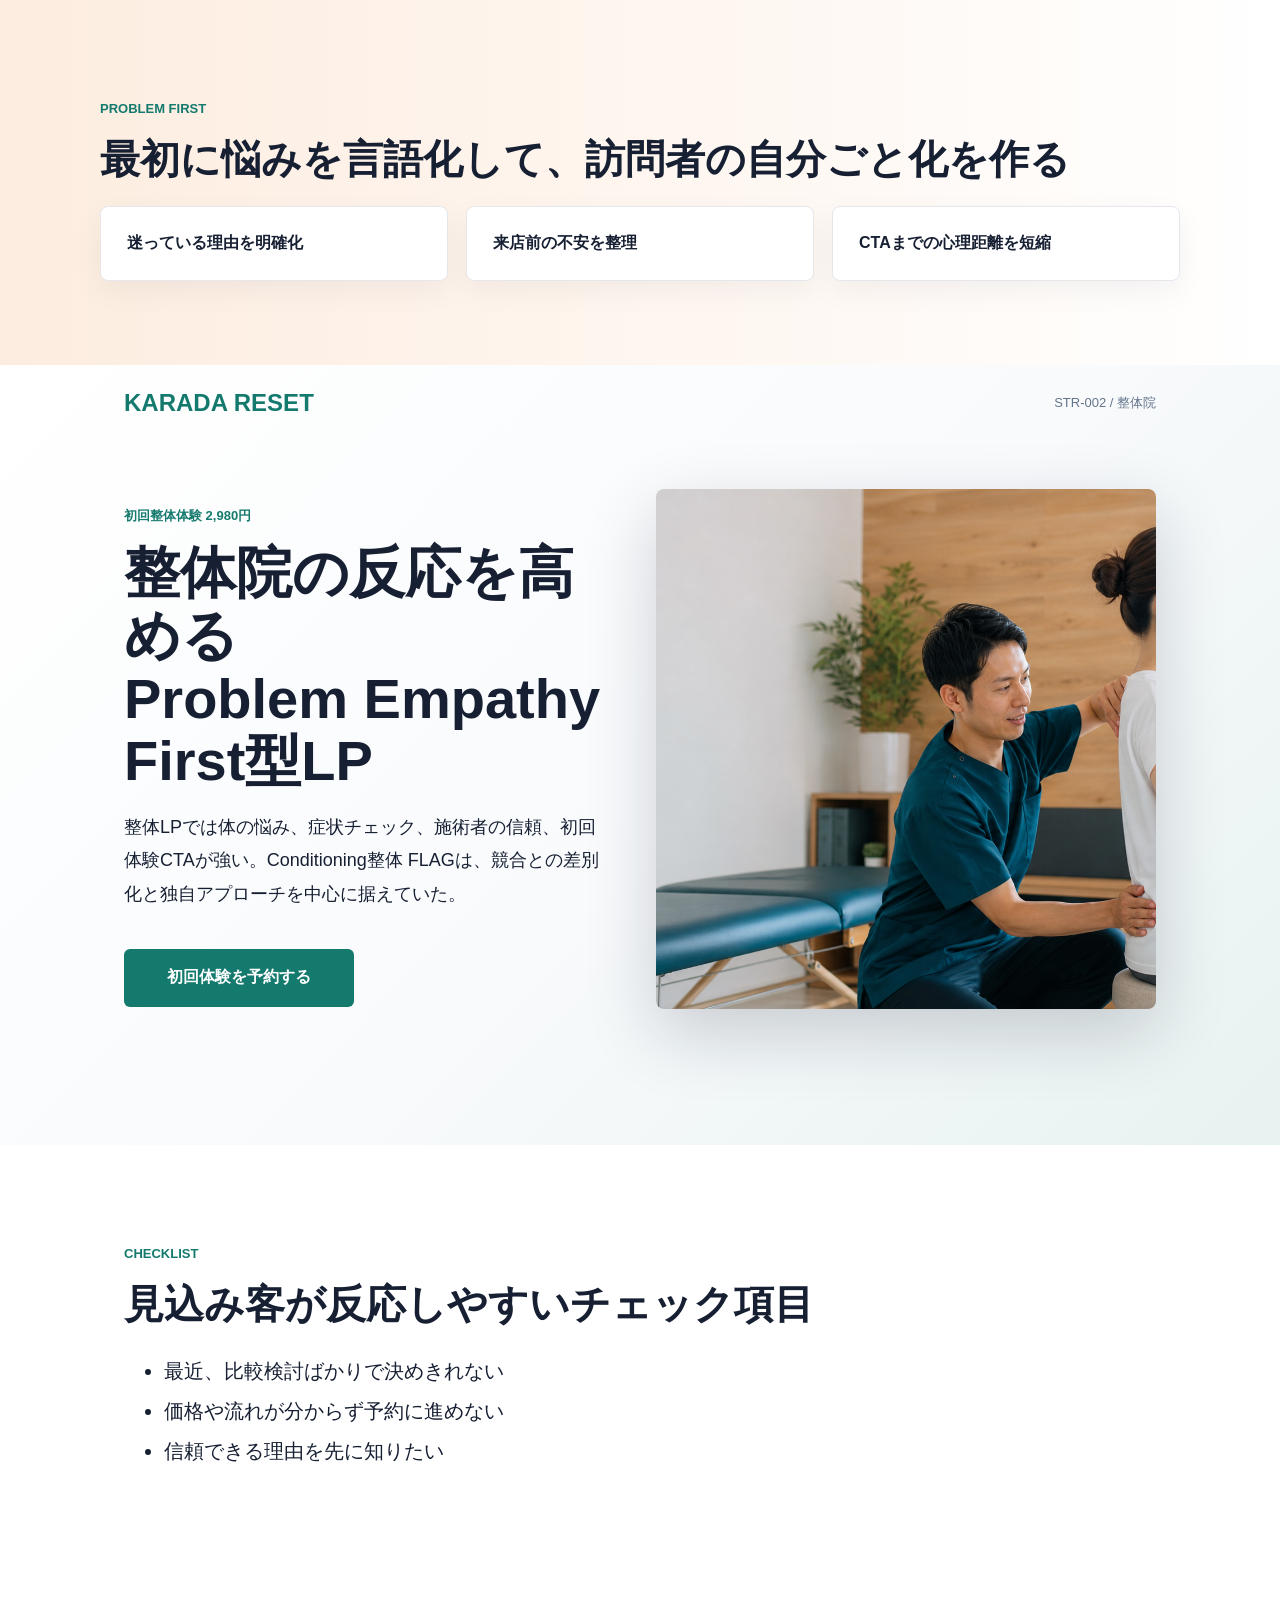
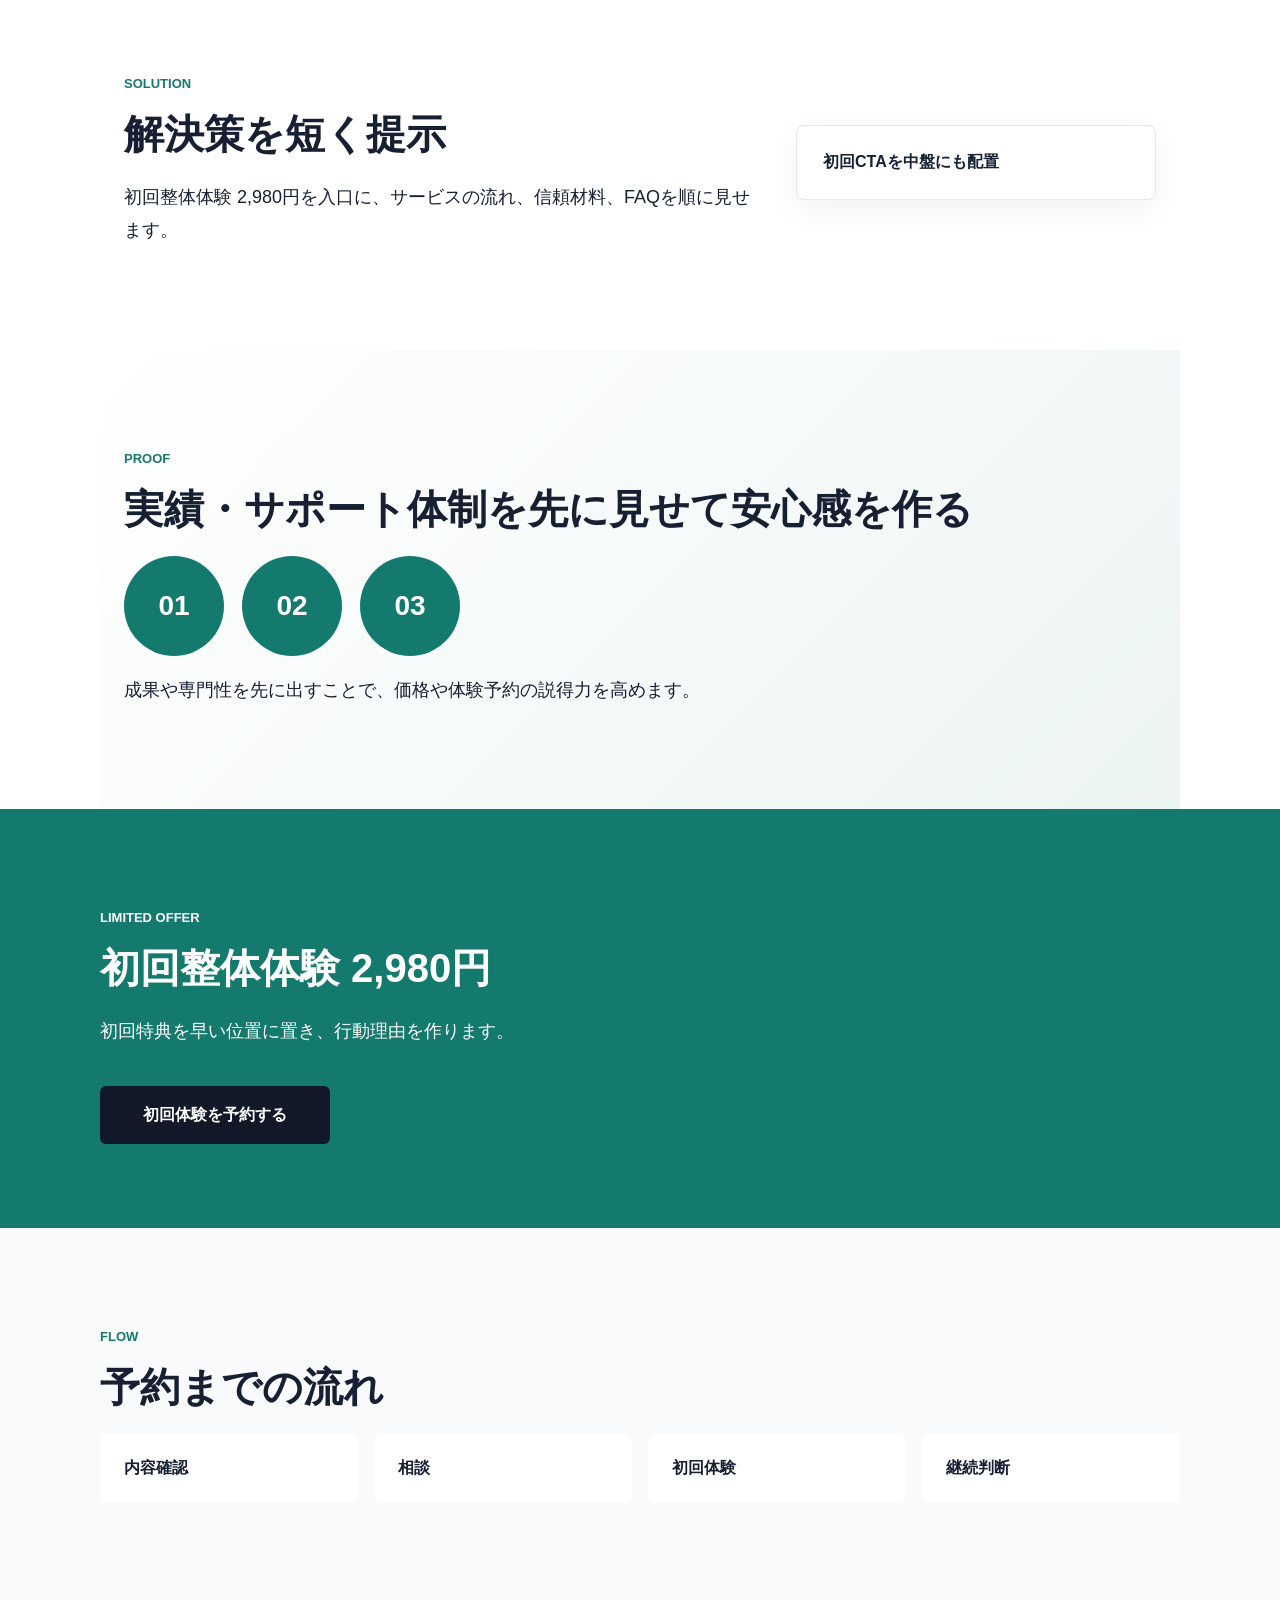
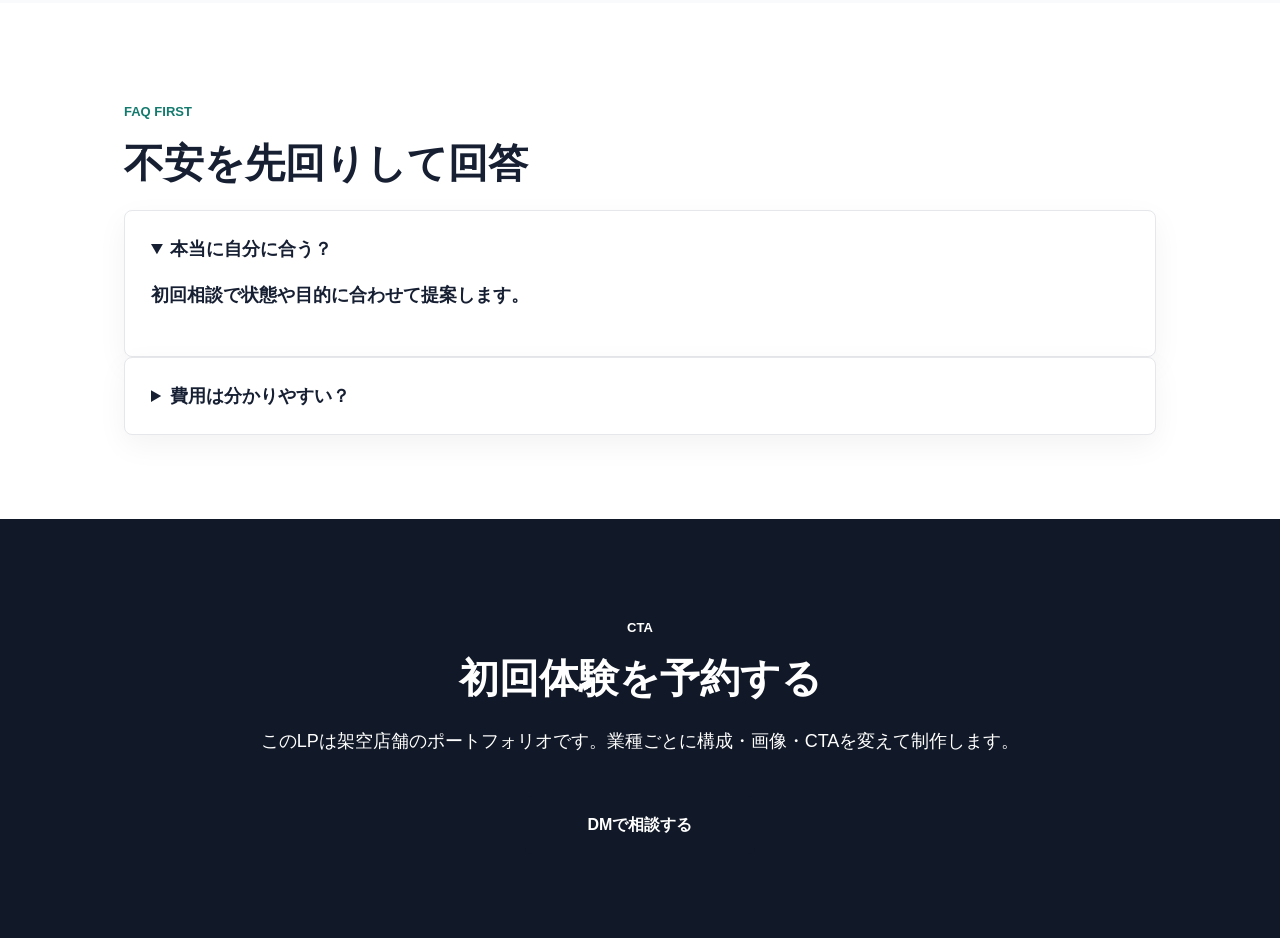
<file: 2026-06-08週/01-01_seitai-clinic/lp/index.html>
<!doctype html>
<html lang="ja">
<head>
  <meta charset="utf-8">
  <meta name="viewport" content="width=device-width, initial-scale=1">
  <title>KARADA RESET | STR-002</title>
  <link rel="stylesheet" href="styles.css">
</head>
<body style="--brand:#157A6E;--accent:#F4A261">
  <section class="band problem"><p class="eyebrow">PROBLEM FIRST</p><h2>最初に悩みを言語化して、訪問者の自分ごと化を作る</h2><div class="cards"><article>迷っている理由を明確化</article><article>来店前の不安を整理</article><article>CTAまでの心理距離を短縮</article></div></section>
<header class="hero"><nav><strong>KARADA RESET</strong><span>STR-002 / 整体院</span></nav><div class="hero-grid"><div><p class="eyebrow">初回整体体験 2,980円</p><h1>整体院の反応を高める<br>Problem Empathy First型LP</h1><p class="lead">整体LPでは体の悩み、症状チェック、施術者の信頼、初回体験CTAが強い。Conditioning整体 FLAGは、競合との差別化と独自アプローチを中心に据えていた。</p><a class="button" href="#reserve">初回体験を予約する</a></div><img class="hero-img" src="assets/hero.png" alt="整体院のLPヒーロー画像"></div></header>
<section><p class="eyebrow">CHECKLIST</p><h2>見込み客が反応しやすいチェック項目</h2><ul class="check"><li>最近、比較検討ばかりで決めきれない</li><li>価格や流れが分からず予約に進めない</li><li>信頼できる理由を先に知りたい</li></ul></section>
<section class="split"><div><p class="eyebrow">SOLUTION</p><h2>解決策を短く提示</h2><p>初回整体体験 2,980円を入口に、サービスの流れ、信頼材料、FAQを順に見せます。</p></div><div class="panel">初回CTAを中盤にも配置</div></section>
<section class="proof"><p class="eyebrow">PROOF</p><h2>実績・サポート体制を先に見せて安心感を作る</h2><div class="metrics"><b>01</b><b>02</b><b>03</b></div><p>成果や専門性を先に出すことで、価格や体験予約の説得力を高めます。</p></section>
<section class="offer"><p class="eyebrow">LIMITED OFFER</p><h2>初回整体体験 2,980円</h2><p>初回特典を早い位置に置き、行動理由を作ります。</p><a class="button" href="#reserve">初回体験を予約する</a></section>
<section class="flow"><p class="eyebrow">FLOW</p><h2>予約までの流れ</h2><ol><li>内容確認</li><li>相談</li><li>初回体験</li><li>継続判断</li></ol></section>
<section><p class="eyebrow">FAQ FIRST</p><h2>不安を先回りして回答</h2><details open><summary>本当に自分に合う？</summary><p>初回相談で状態や目的に合わせて提案します。</p></details><details><summary>費用は分かりやすい？</summary><p>料金・内容・流れを1ページ内で整理します。</p></details></section>
<section id="reserve" class="reserve"><p class="eyebrow">CTA</p><h2>初回体験を予約する</h2><p>このLPは架空店舗のポートフォリオです。業種ごとに構成・画像・CTAを変えて制作します。</p><a class="button dark" href="#">DMで相談する</a></section>
</body>
</html>
</file>
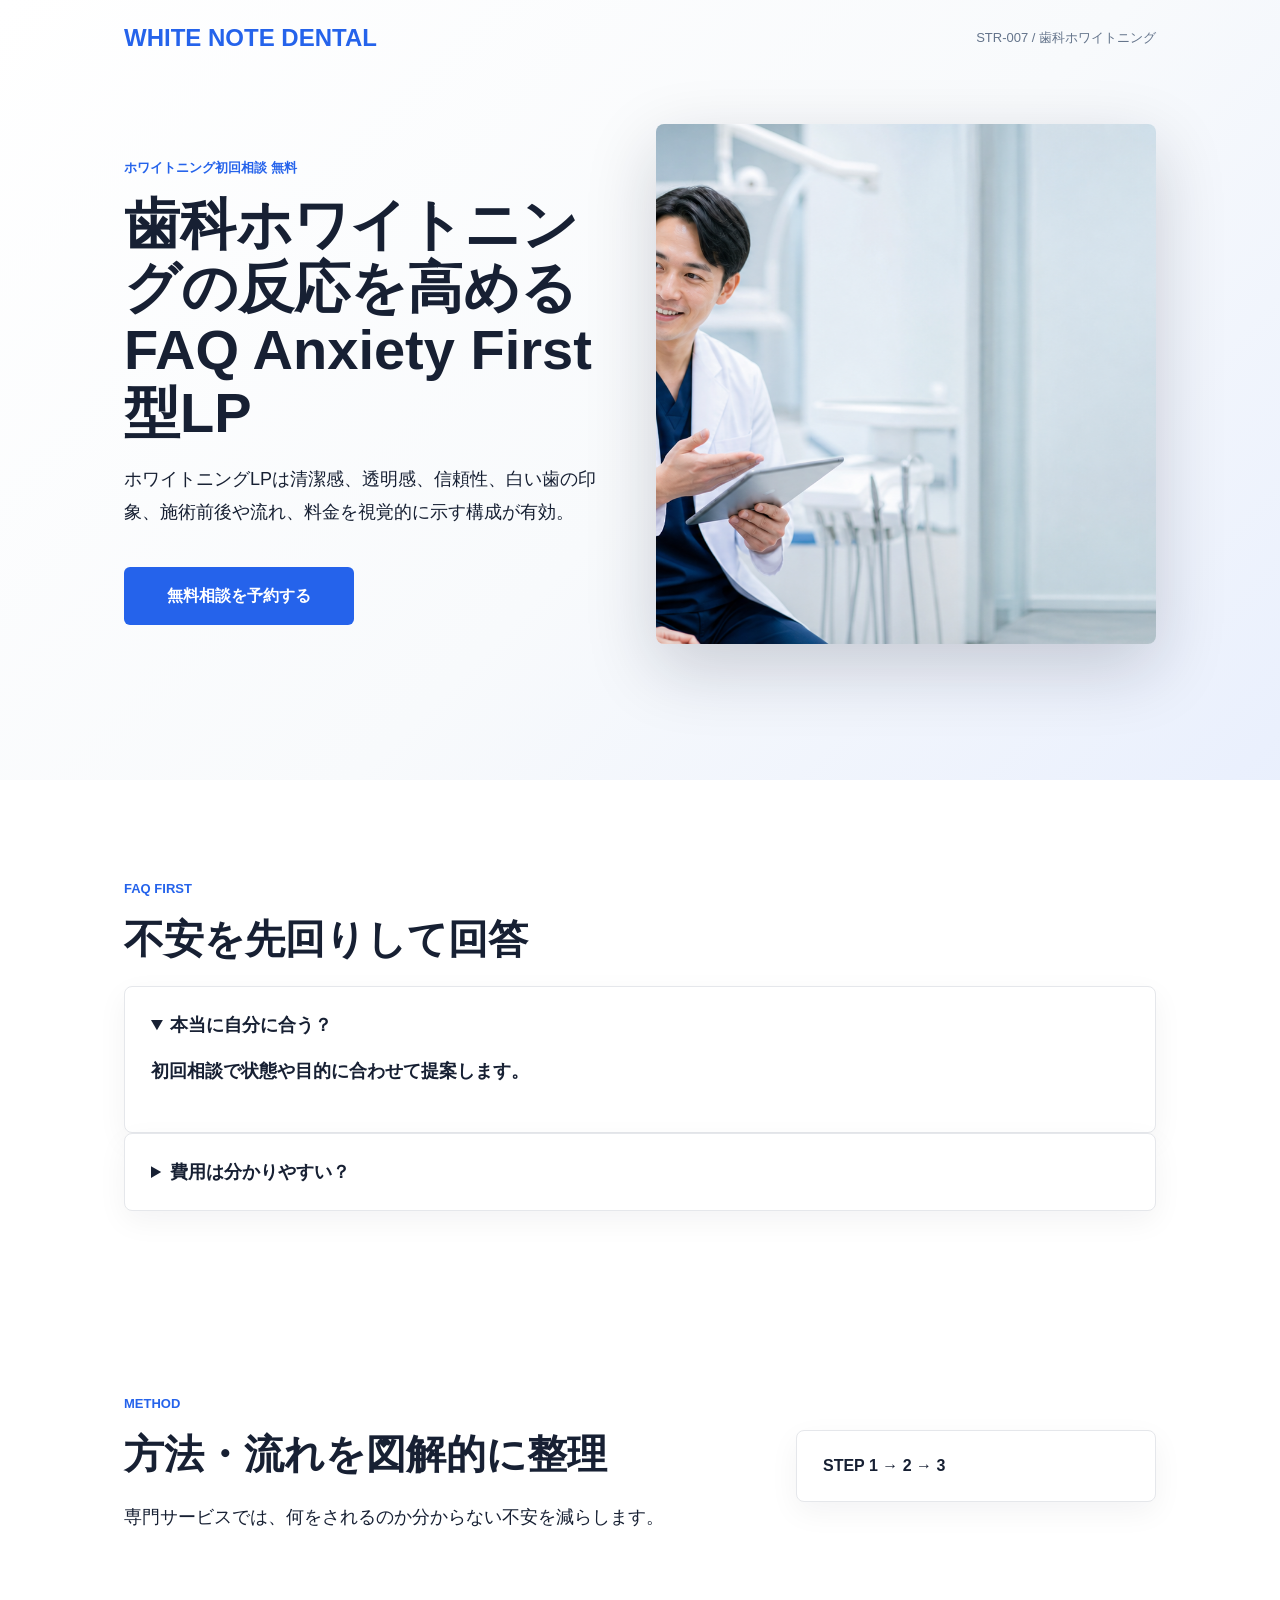
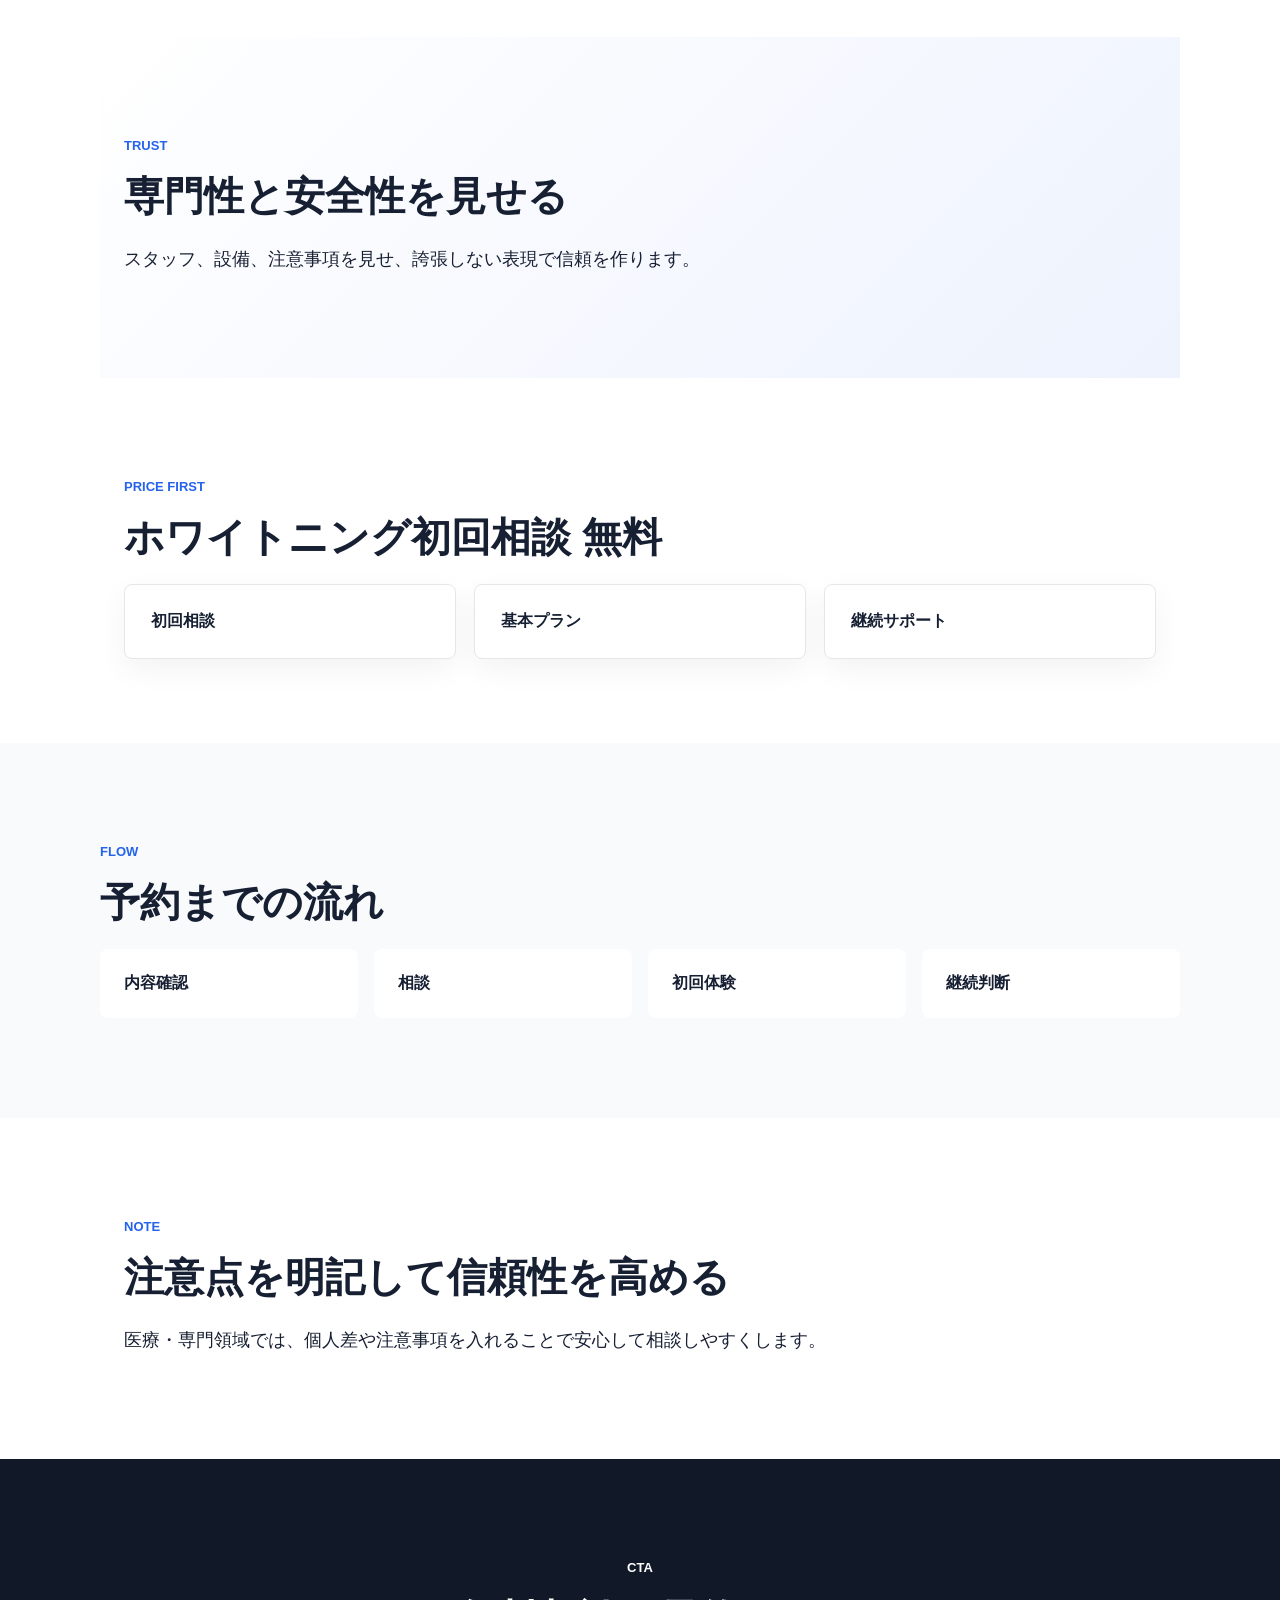
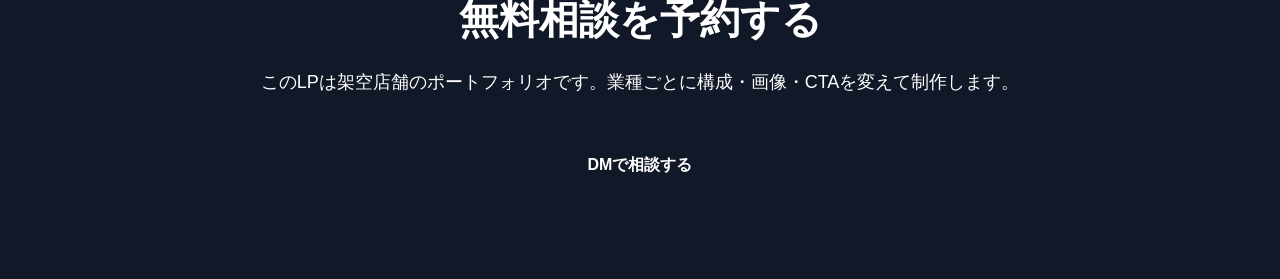
<file: 2026-06-08週/02-02_dental-whitening/lp/index.html>
<!doctype html>
<html lang="ja">
<head>
  <meta charset="utf-8">
  <meta name="viewport" content="width=device-width, initial-scale=1">
  <title>WHITE NOTE DENTAL | STR-007</title>
  <link rel="stylesheet" href="styles.css">
</head>
<body style="--brand:#2563EB;--accent:#38BDF8">
  <header class="hero"><nav><strong>WHITE NOTE DENTAL</strong><span>STR-007 / 歯科ホワイトニング</span></nav><div class="hero-grid"><div><p class="eyebrow">ホワイトニング初回相談 無料</p><h1>歯科ホワイトニングの反応を高める<br>FAQ Anxiety First型LP</h1><p class="lead">ホワイトニングLPは清潔感、透明感、信頼性、白い歯の印象、施術前後や流れ、料金を視覚的に示す構成が有効。</p><a class="button" href="#reserve">無料相談を予約する</a></div><img class="hero-img" src="assets/hero.png" alt="歯科ホワイトニングのLPヒーロー画像"></div></header>
<section><p class="eyebrow">FAQ FIRST</p><h2>不安を先回りして回答</h2><details open><summary>本当に自分に合う？</summary><p>初回相談で状態や目的に合わせて提案します。</p></details><details><summary>費用は分かりやすい？</summary><p>料金・内容・流れを1ページ内で整理します。</p></details></section>
<section class="split"><div><p class="eyebrow">METHOD</p><h2>方法・流れを図解的に整理</h2><p>専門サービスでは、何をされるのか分からない不安を減らします。</p></div><div class="panel">STEP 1 → 2 → 3</div></section>
<section class="proof"><p class="eyebrow">TRUST</p><h2>専門性と安全性を見せる</h2><p>スタッフ、設備、注意事項を見せ、誇張しない表現で信頼を作ります。</p></section>
<section class="price"><p class="eyebrow">PRICE FIRST</p><h2>ホワイトニング初回相談 無料</h2><div class="cards"><article>初回相談</article><article>基本プラン</article><article>継続サポート</article></div></section>
<section class="flow"><p class="eyebrow">FLOW</p><h2>予約までの流れ</h2><ol><li>内容確認</li><li>相談</li><li>初回体験</li><li>継続判断</li></ol></section>
<section><p class="eyebrow">NOTE</p><h2>注意点を明記して信頼性を高める</h2><p>医療・専門領域では、個人差や注意事項を入れることで安心して相談しやすくします。</p></section>
<section id="reserve" class="reserve"><p class="eyebrow">CTA</p><h2>無料相談を予約する</h2><p>このLPは架空店舗のポートフォリオです。業種ごとに構成・画像・CTAを変えて制作します。</p><a class="button dark" href="#">DMで相談する</a></section>
</body>
</html>
</file>
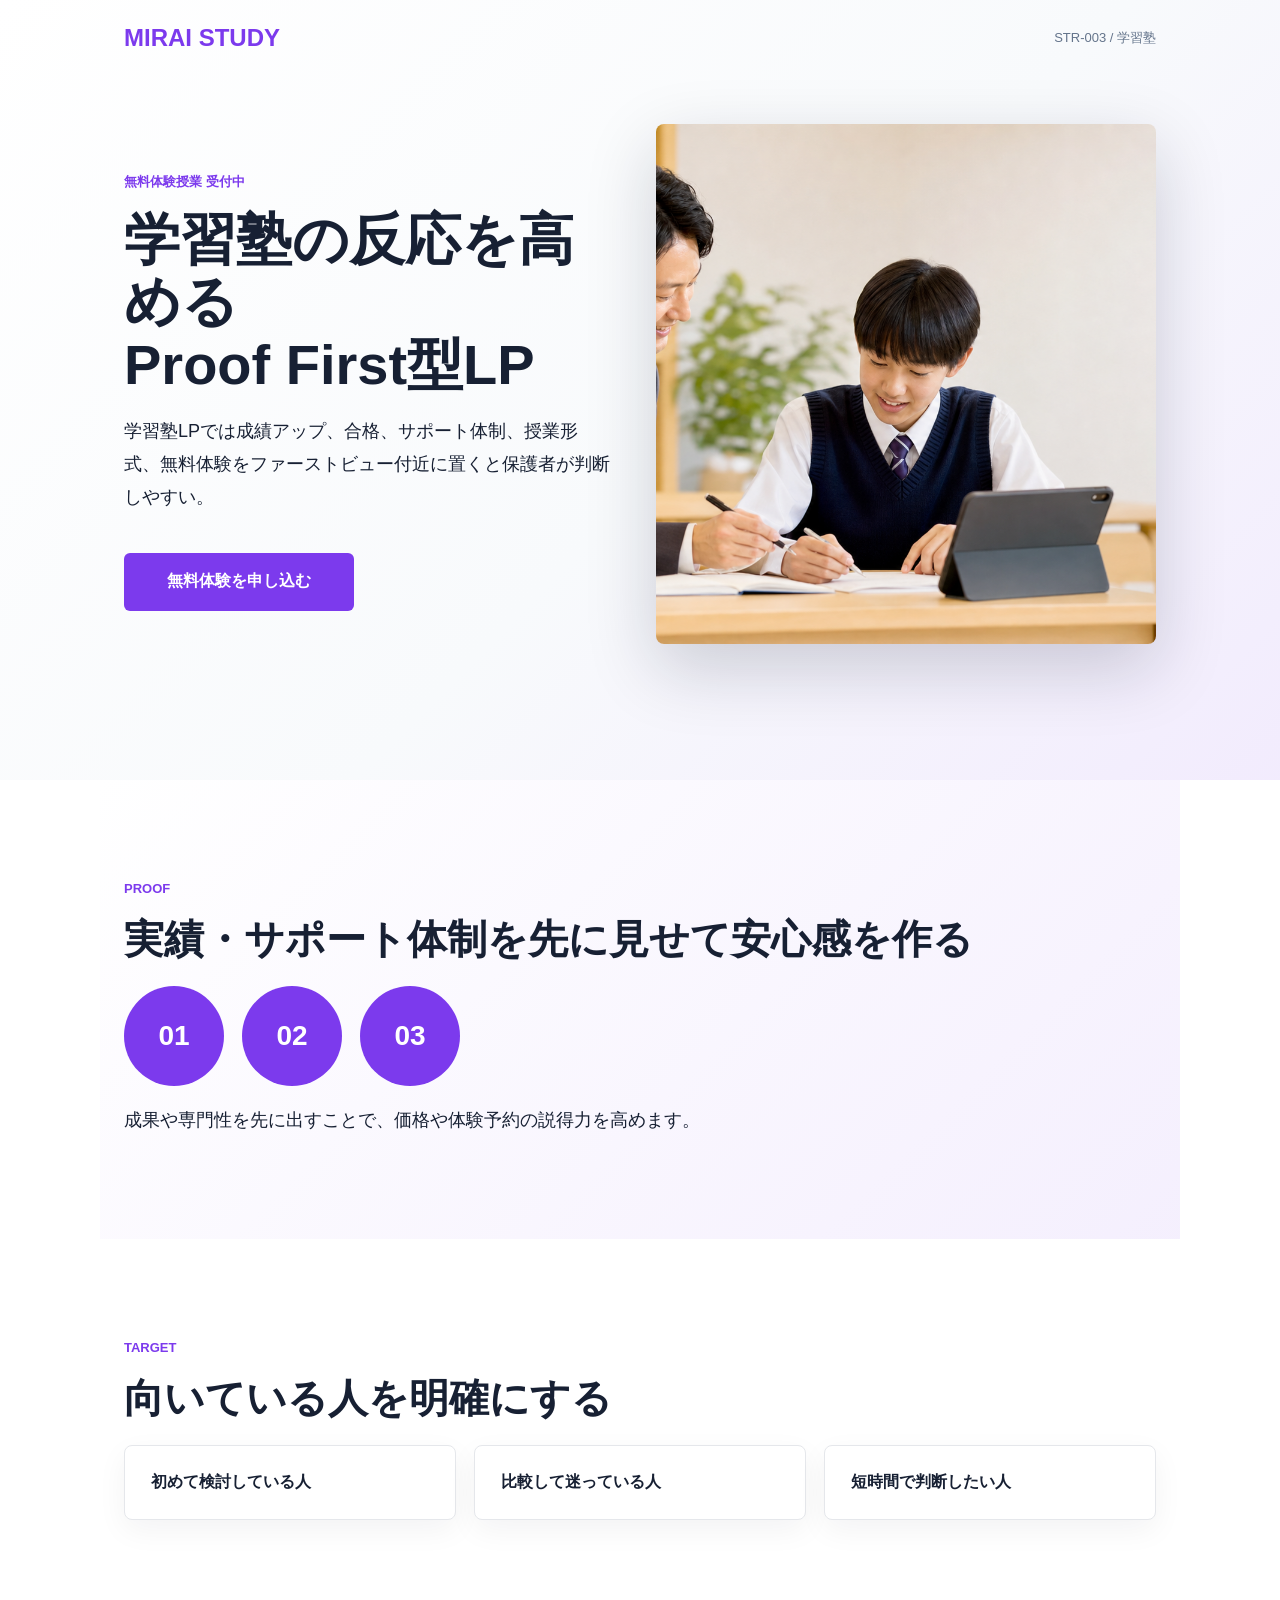
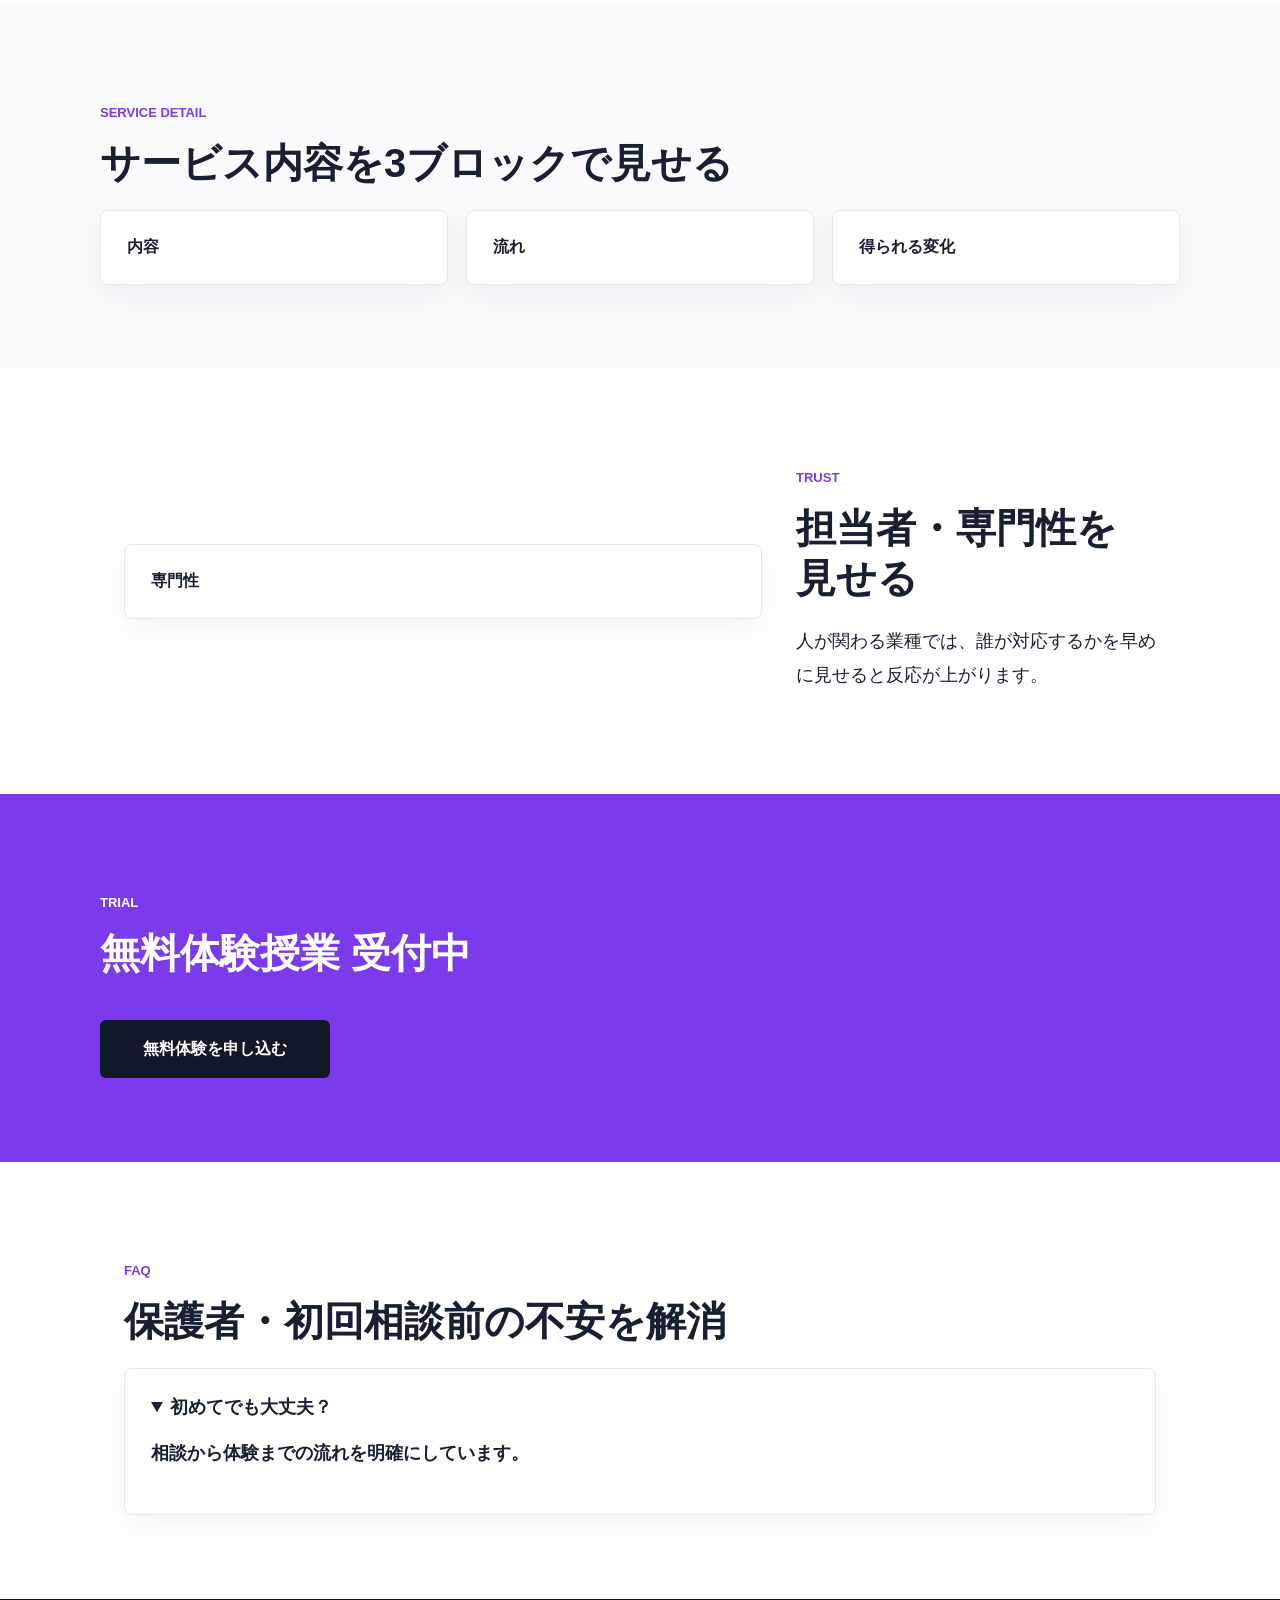
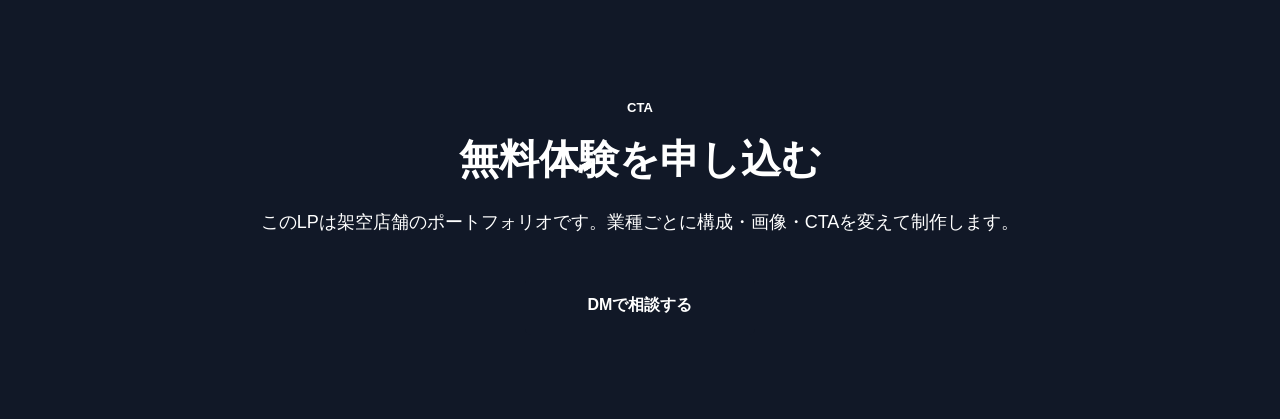
<file: 2026-06-08週/03-03_study-school/lp/index.html>
<!doctype html>
<html lang="ja">
<head>
  <meta charset="utf-8">
  <meta name="viewport" content="width=device-width, initial-scale=1">
  <title>MIRAI STUDY | STR-003</title>
  <link rel="stylesheet" href="styles.css">
</head>
<body style="--brand:#7C3AED;--accent:#FACC15">
  <header class="hero"><nav><strong>MIRAI STUDY</strong><span>STR-003 / 学習塾</span></nav><div class="hero-grid"><div><p class="eyebrow">無料体験授業 受付中</p><h1>学習塾の反応を高める<br>Proof First型LP</h1><p class="lead">学習塾LPでは成績アップ、合格、サポート体制、授業形式、無料体験をファーストビュー付近に置くと保護者が判断しやすい。</p><a class="button" href="#reserve">無料体験を申し込む</a></div><img class="hero-img" src="assets/hero.png" alt="学習塾のLPヒーロー画像"></div></header>
<section class="proof"><p class="eyebrow">PROOF</p><h2>実績・サポート体制を先に見せて安心感を作る</h2><div class="metrics"><b>01</b><b>02</b><b>03</b></div><p>成果や専門性を先に出すことで、価格や体験予約の説得力を高めます。</p></section>
<section><p class="eyebrow">TARGET</p><h2>向いている人を明確にする</h2><div class="cards"><article>初めて検討している人</article><article>比較して迷っている人</article><article>短時間で判断したい人</article></div></section>
<section class="band"><p class="eyebrow">SERVICE DETAIL</p><h2>サービス内容を3ブロックで見せる</h2><div class="timeline"><article>内容</article><article>流れ</article><article>得られる変化</article></div></section>
<section class="split"><div class="panel">専門性</div><div><p class="eyebrow">TRUST</p><h2>担当者・専門性を見せる</h2><p>人が関わる業種では、誰が対応するかを早めに見せると反応が上がります。</p></div></section>
<section class="offer"><p class="eyebrow">TRIAL</p><h2>無料体験授業 受付中</h2><a class="button" href="#reserve">無料体験を申し込む</a></section>
<section><p class="eyebrow">FAQ</p><h2>保護者・初回相談前の不安を解消</h2><details open><summary>初めてでも大丈夫？</summary><p>相談から体験までの流れを明確にしています。</p></details></section>
<section id="reserve" class="reserve"><p class="eyebrow">CTA</p><h2>無料体験を申し込む</h2><p>このLPは架空店舗のポートフォリオです。業種ごとに構成・画像・CTAを変えて制作します。</p><a class="button dark" href="#">DMで相談する</a></section>
</body>
</html>
</file>
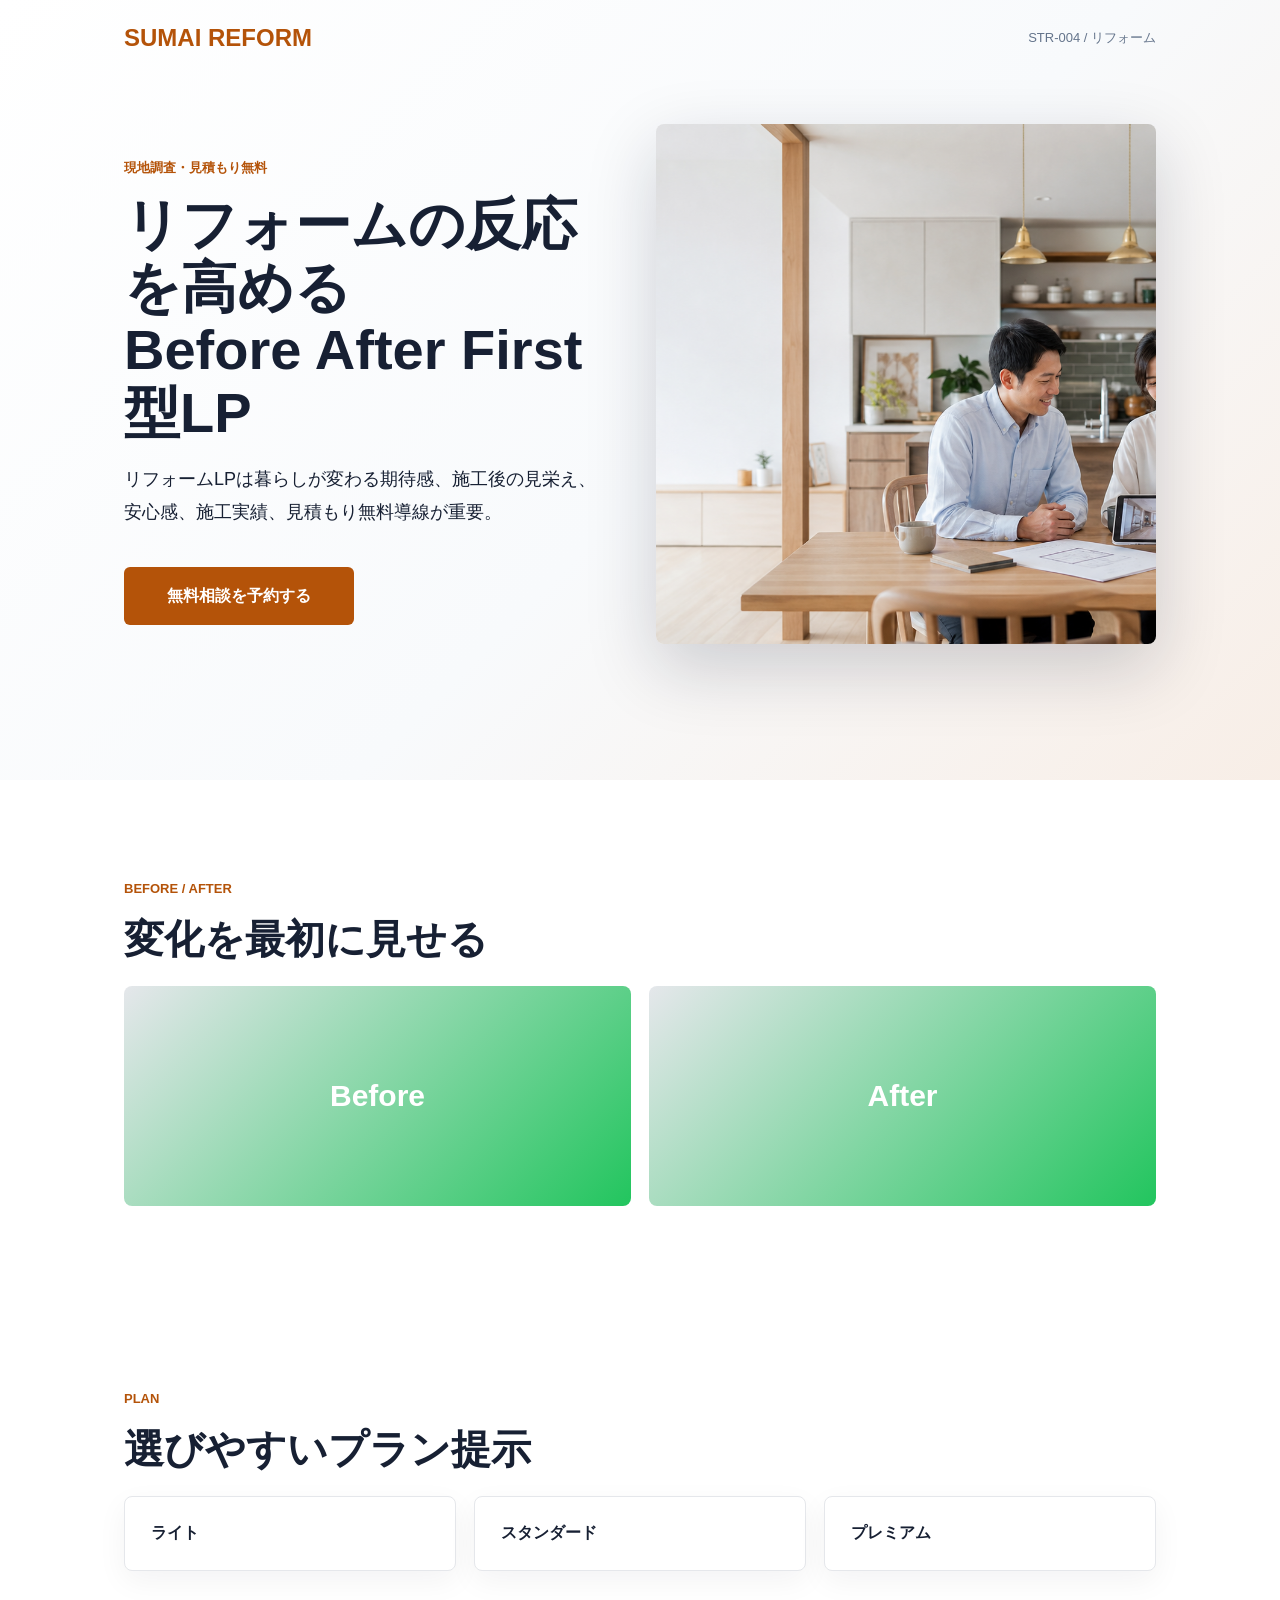
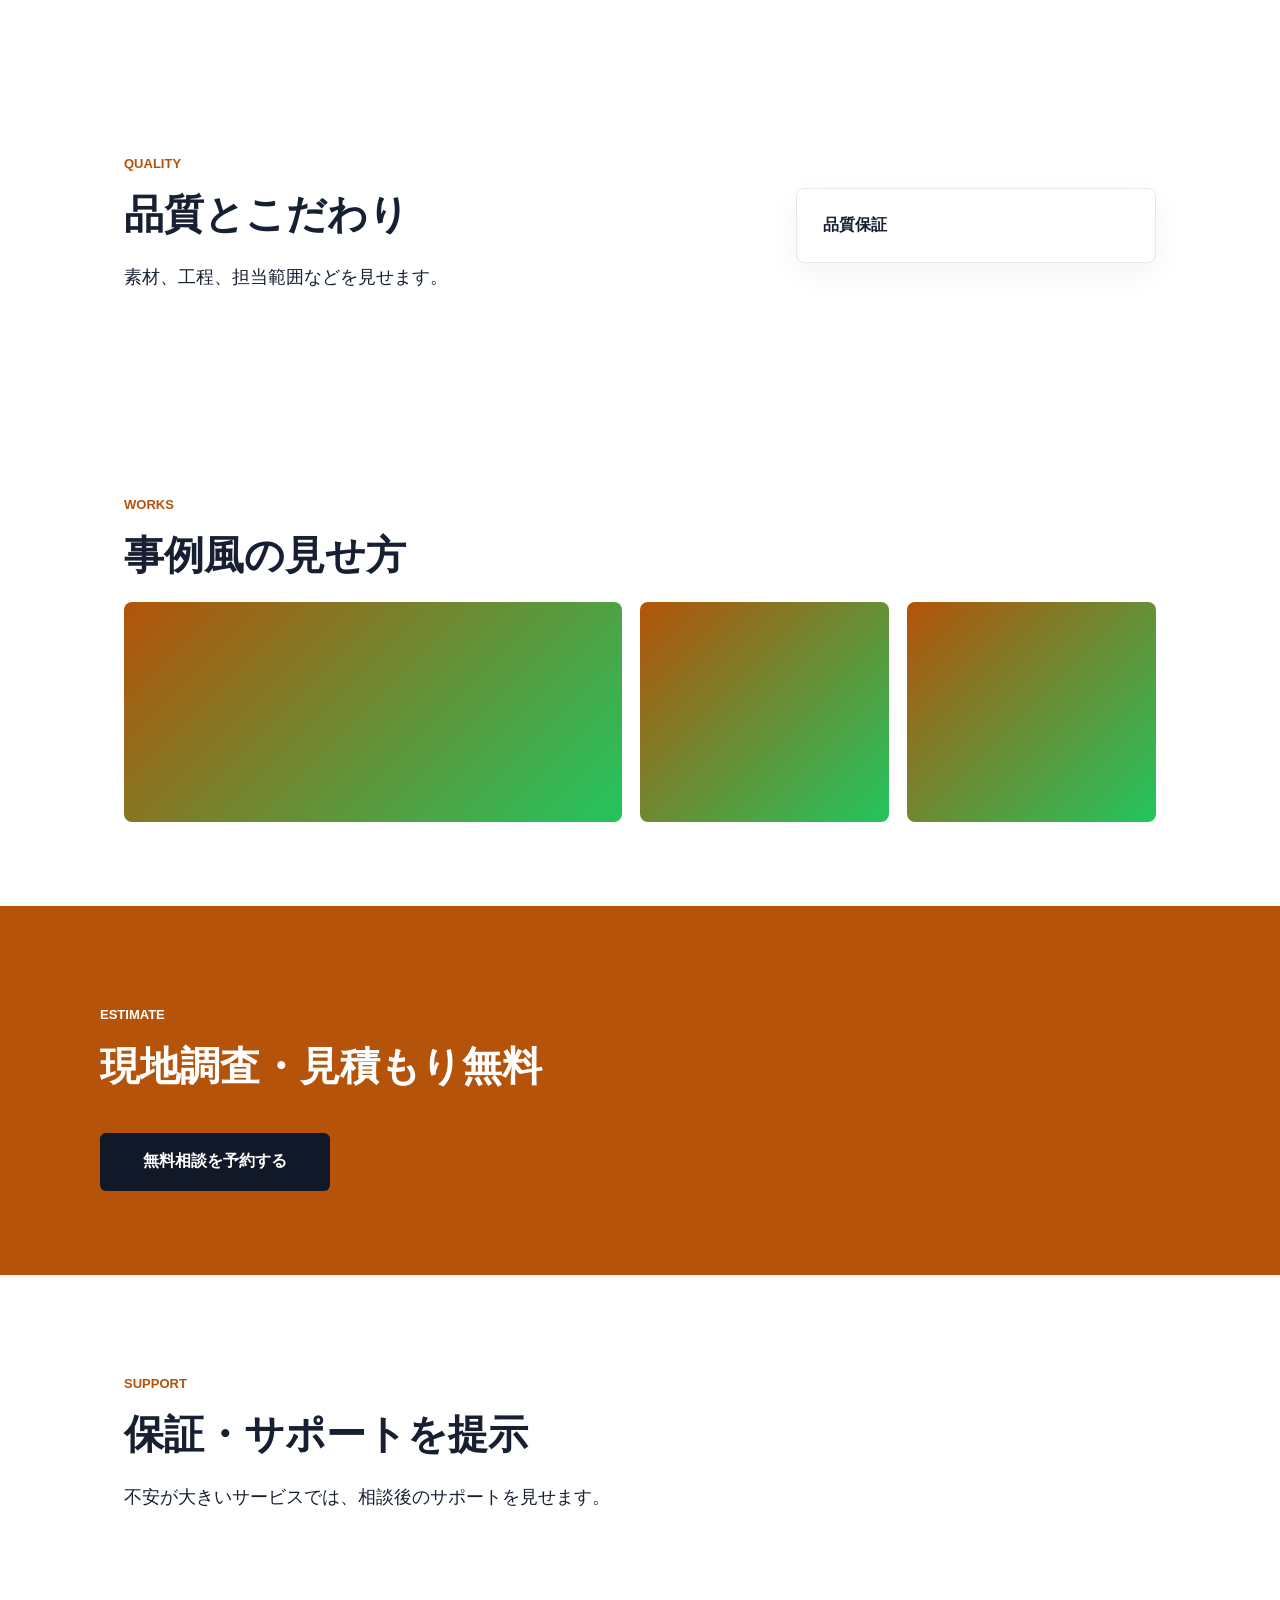
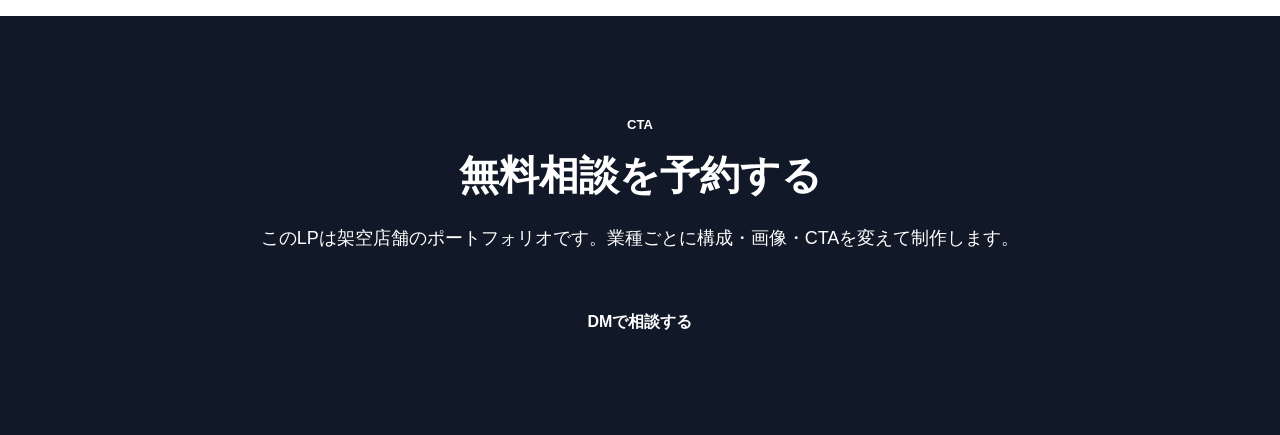
<file: 2026-06-08週/04-04_home-renovation/lp/index.html>
<!doctype html>
<html lang="ja">
<head>
  <meta charset="utf-8">
  <meta name="viewport" content="width=device-width, initial-scale=1">
  <title>SUMAI REFORM | STR-004</title>
  <link rel="stylesheet" href="styles.css">
</head>
<body style="--brand:#B45309;--accent:#22C55E">
  <header class="hero"><nav><strong>SUMAI REFORM</strong><span>STR-004 / リフォーム</span></nav><div class="hero-grid"><div><p class="eyebrow">現地調査・見積もり無料</p><h1>リフォームの反応を高める<br>Before After First型LP</h1><p class="lead">リフォームLPは暮らしが変わる期待感、施工後の見栄え、安心感、施工実績、見積もり無料導線が重要。</p><a class="button" href="#reserve">無料相談を予約する</a></div><img class="hero-img" src="assets/hero.png" alt="リフォームのLPヒーロー画像"></div></header>
<section class="before-after"><p class="eyebrow">BEFORE / AFTER</p><h2>変化を最初に見せる</h2><div class="compare"><div>Before</div><div>After</div></div></section>
<section><p class="eyebrow">PLAN</p><h2>選びやすいプラン提示</h2><div class="cards"><article>ライト</article><article>スタンダード</article><article>プレミアム</article></div></section>
<section class="split"><div><p class="eyebrow">QUALITY</p><h2>品質とこだわり</h2><p>素材、工程、担当範囲などを見せます。</p></div><div class="panel">品質保証</div></section>
<section class="gallery"><p class="eyebrow">WORKS</p><h2>事例風の見せ方</h2><div class="tiles"><span></span><span></span><span></span></div></section>
<section class="offer"><p class="eyebrow">ESTIMATE</p><h2>現地調査・見積もり無料</h2><a class="button" href="#reserve">無料相談を予約する</a></section>
<section><p class="eyebrow">SUPPORT</p><h2>保証・サポートを提示</h2><p>不安が大きいサービスでは、相談後のサポートを見せます。</p></section>
<section id="reserve" class="reserve"><p class="eyebrow">CTA</p><h2>無料相談を予約する</h2><p>このLPは架空店舗のポートフォリオです。業種ごとに構成・画像・CTAを変えて制作します。</p><a class="button dark" href="#">DMで相談する</a></section>
</body>
</html>
</file>
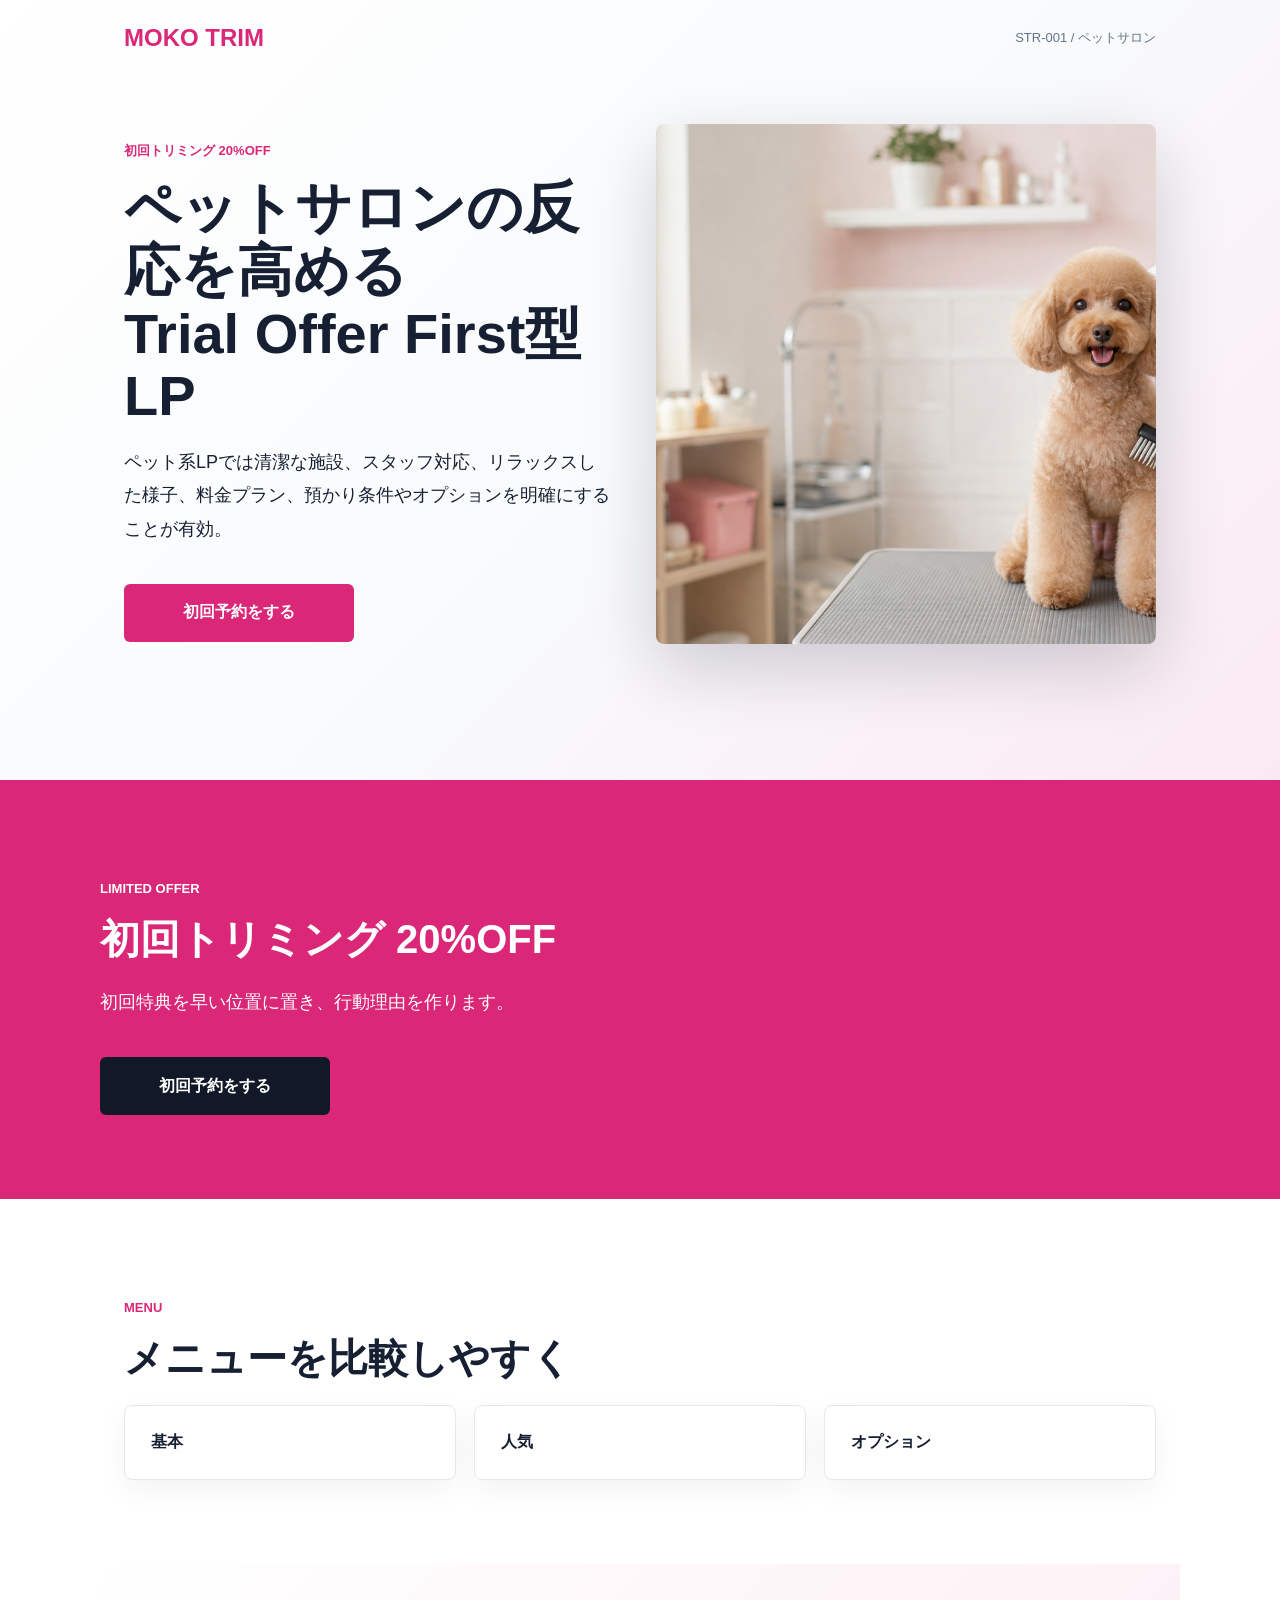
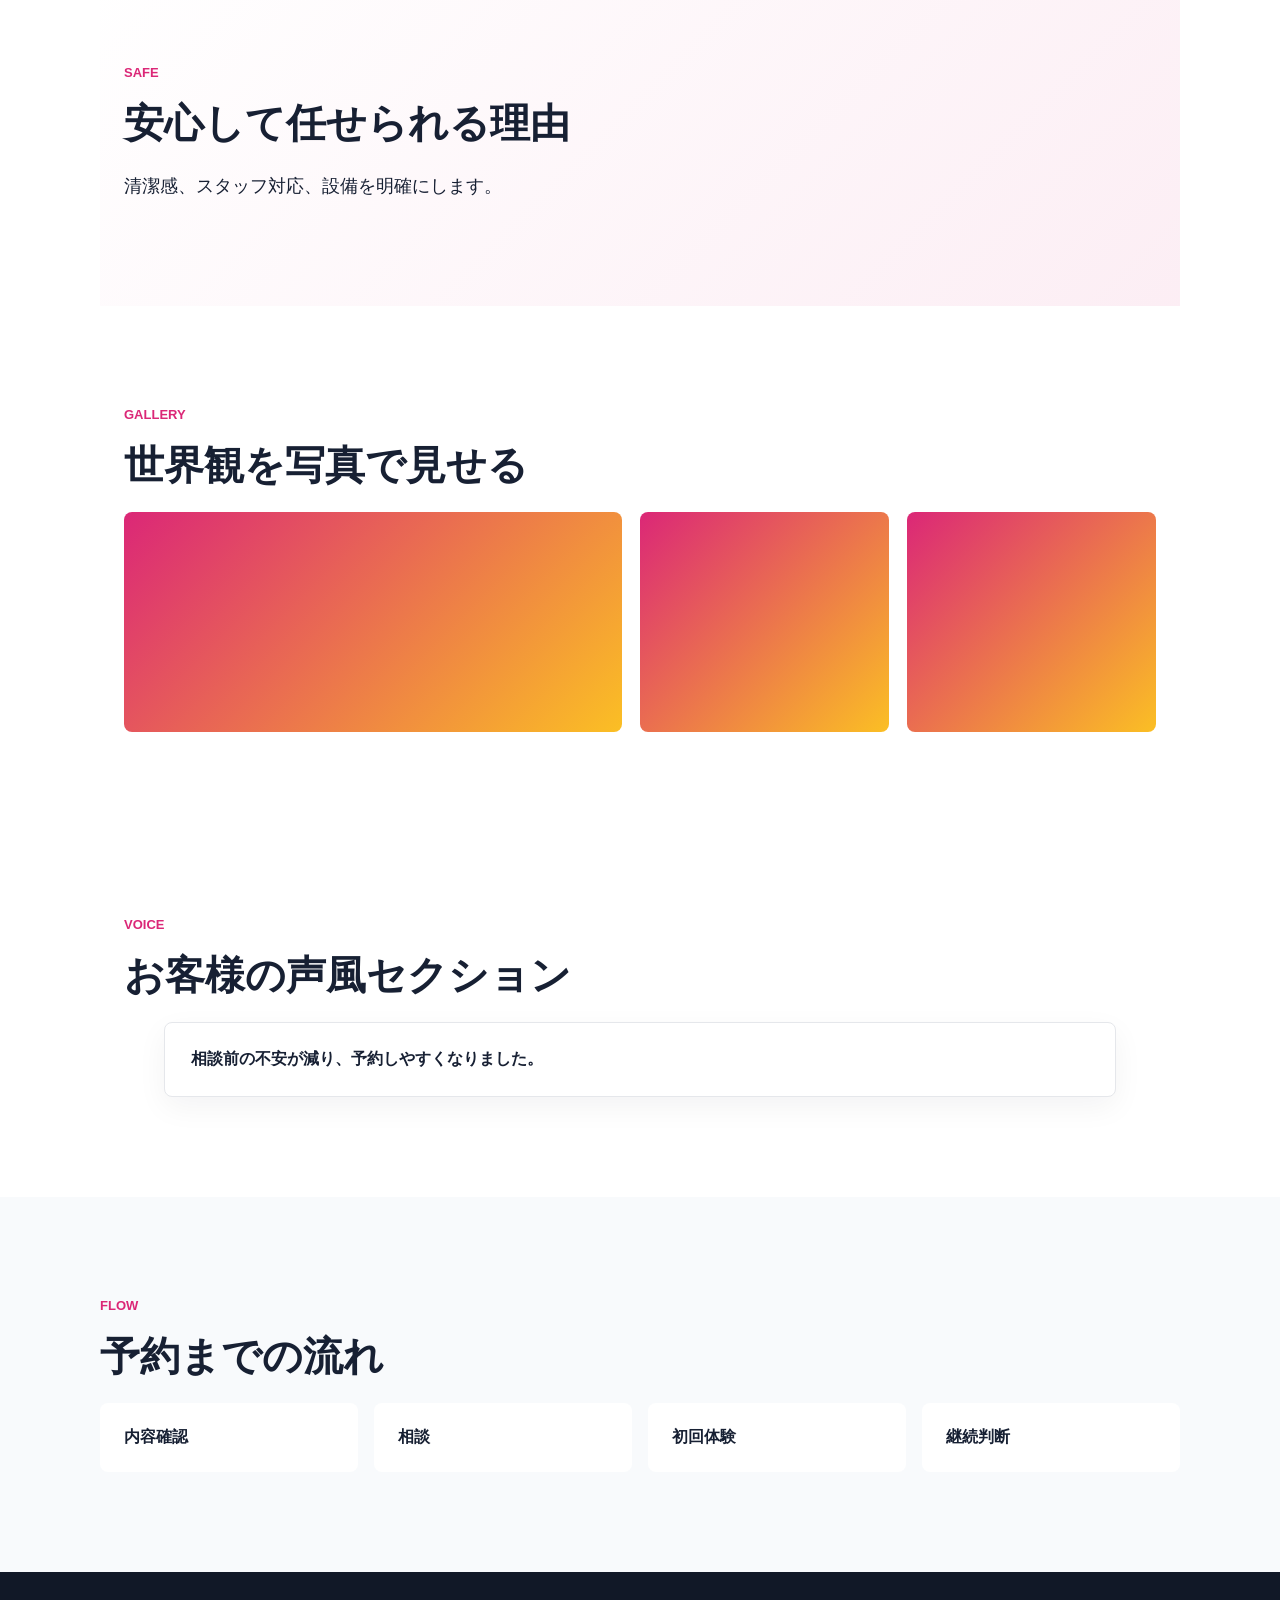
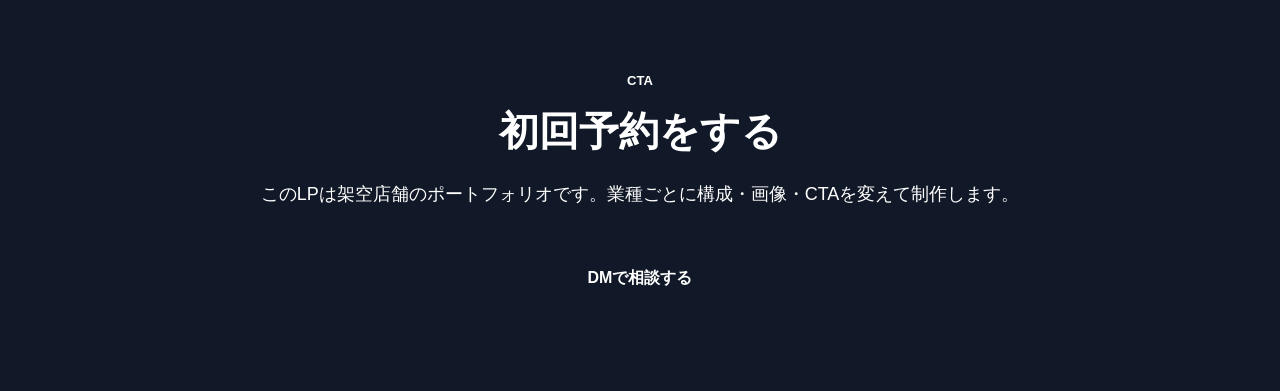
<file: 2026-06-08週/05-05_pet-grooming/lp/index.html>
<!doctype html>
<html lang="ja">
<head>
  <meta charset="utf-8">
  <meta name="viewport" content="width=device-width, initial-scale=1">
  <title>MOKO TRIM | STR-001</title>
  <link rel="stylesheet" href="styles.css">
</head>
<body style="--brand:#DB2777;--accent:#FBBF24">
  <header class="hero"><nav><strong>MOKO TRIM</strong><span>STR-001 / ペットサロン</span></nav><div class="hero-grid"><div><p class="eyebrow">初回トリミング 20%OFF</p><h1>ペットサロンの反応を高める<br>Trial Offer First型LP</h1><p class="lead">ペット系LPでは清潔な施設、スタッフ対応、リラックスした様子、料金プラン、預かり条件やオプションを明確にすることが有効。</p><a class="button" href="#reserve">初回予約をする</a></div><img class="hero-img" src="assets/hero.png" alt="ペットサロンのLPヒーロー画像"></div></header>
<section class="offer"><p class="eyebrow">LIMITED OFFER</p><h2>初回トリミング 20%OFF</h2><p>初回特典を早い位置に置き、行動理由を作ります。</p><a class="button" href="#reserve">初回予約をする</a></section>
<section><p class="eyebrow">MENU</p><h2>メニューを比較しやすく</h2><div class="cards"><article>基本</article><article>人気</article><article>オプション</article></div></section>
<section class="proof"><p class="eyebrow">SAFE</p><h2>安心して任せられる理由</h2><p>清潔感、スタッフ対応、設備を明確にします。</p></section>
<section class="gallery"><p class="eyebrow">GALLERY</p><h2>世界観を写真で見せる</h2><div class="tiles"><span></span><span></span><span></span></div></section>
<section><p class="eyebrow">VOICE</p><h2>お客様の声風セクション</h2><blockquote>相談前の不安が減り、予約しやすくなりました。</blockquote></section>
<section class="flow"><p class="eyebrow">FLOW</p><h2>予約までの流れ</h2><ol><li>内容確認</li><li>相談</li><li>初回体験</li><li>継続判断</li></ol></section>
<section id="reserve" class="reserve"><p class="eyebrow">CTA</p><h2>初回予約をする</h2><p>このLPは架空店舗のポートフォリオです。業種ごとに構成・画像・CTAを変えて制作します。</p><a class="button dark" href="#">DMで相談する</a></section>
</body>
</html>
</file>
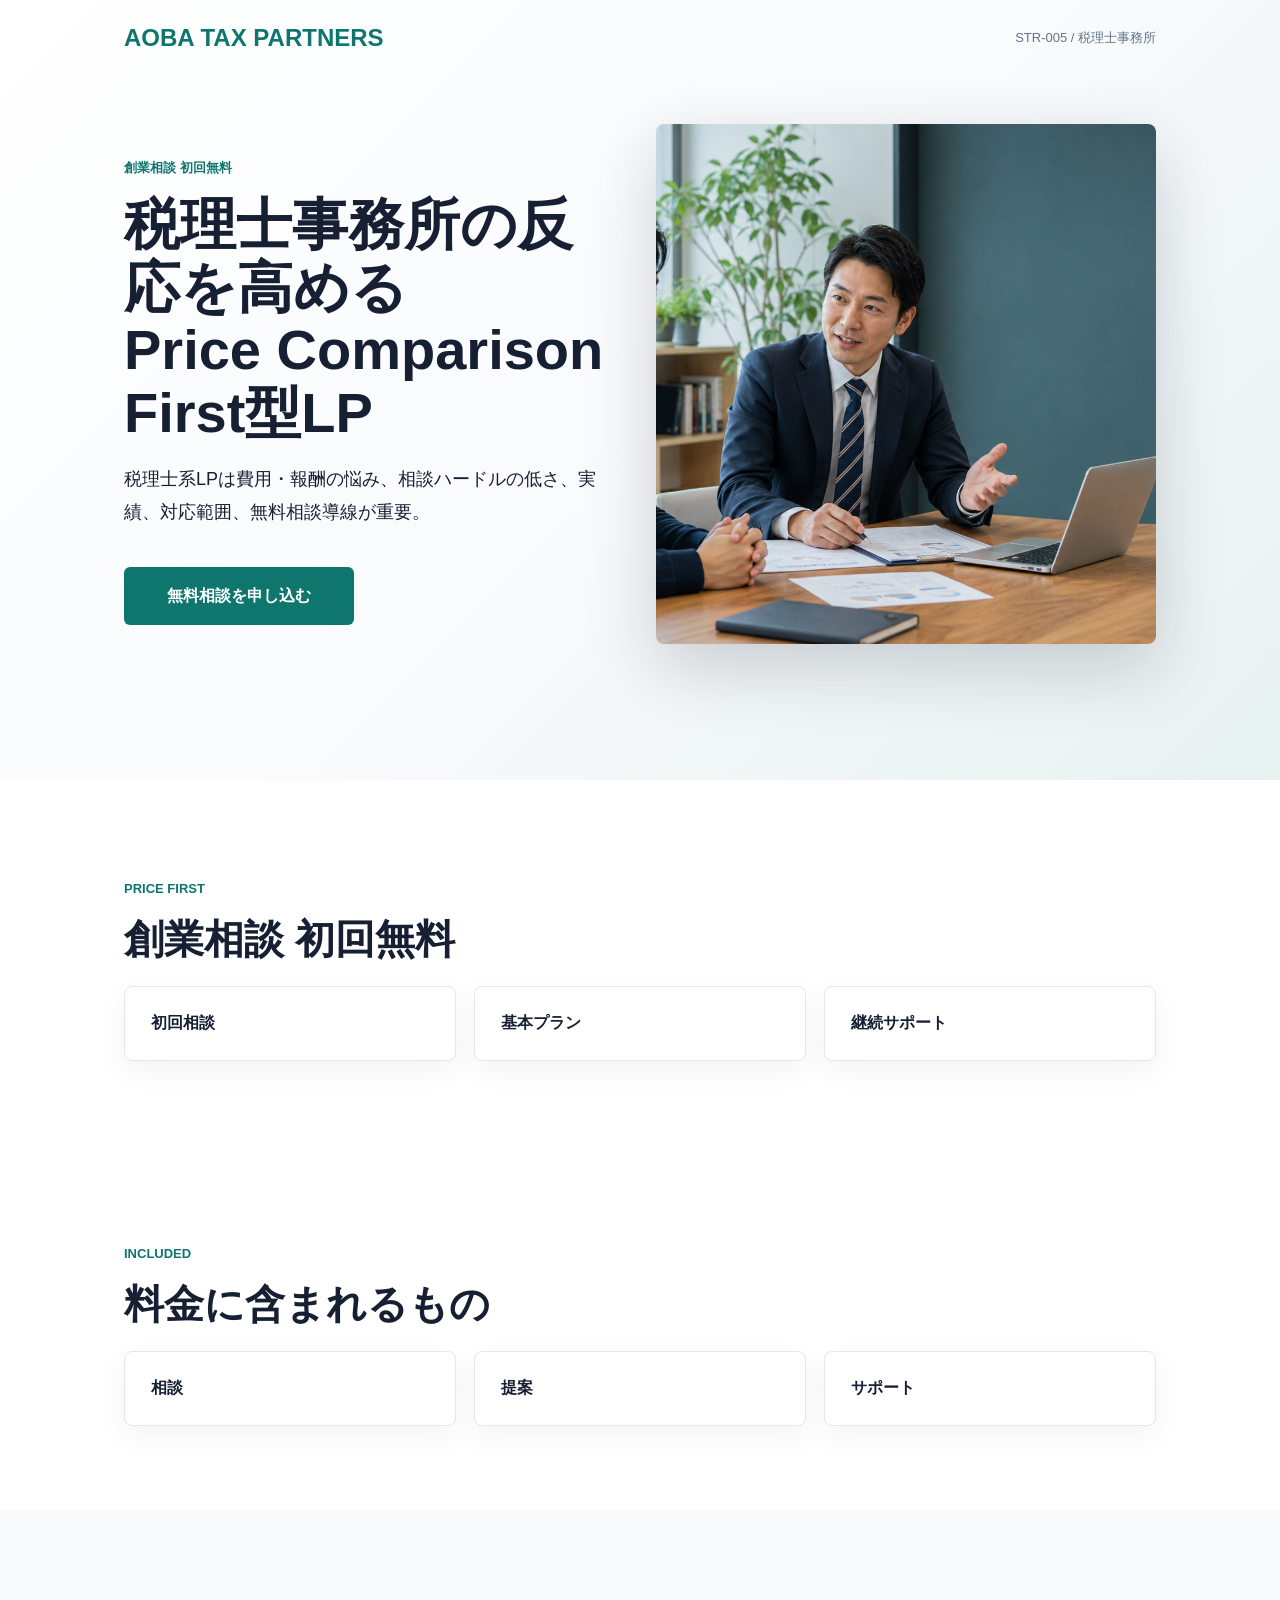
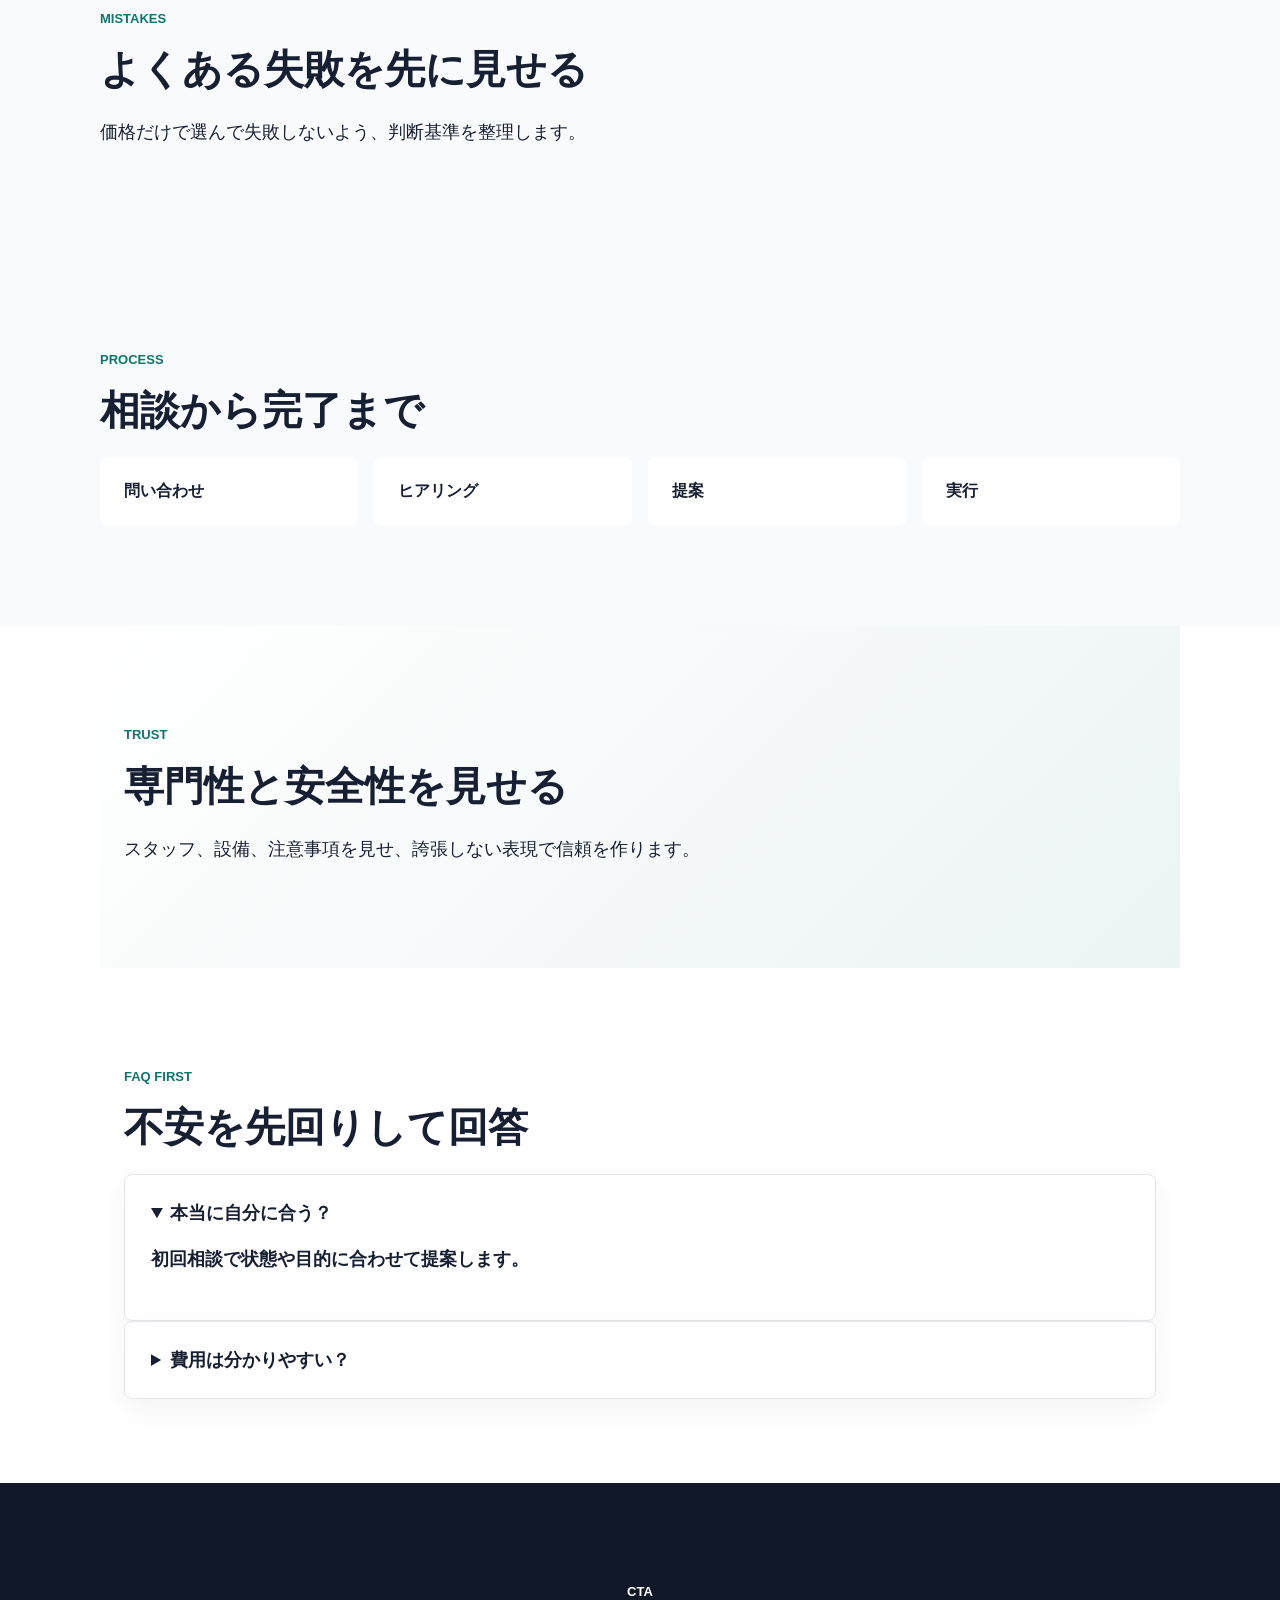
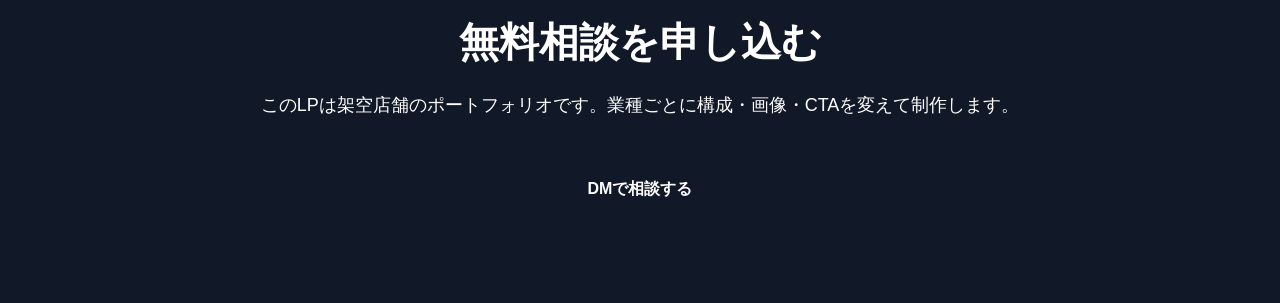
<file: 2026-06-08週/06-06_tax-accountant/lp/index.html>
<!doctype html>
<html lang="ja">
<head>
  <meta charset="utf-8">
  <meta name="viewport" content="width=device-width, initial-scale=1">
  <title>AOBA TAX PARTNERS | STR-005</title>
  <link rel="stylesheet" href="styles.css">
</head>
<body style="--brand:#0F766E;--accent:#60A5FA">
  <header class="hero"><nav><strong>AOBA TAX PARTNERS</strong><span>STR-005 / 税理士事務所</span></nav><div class="hero-grid"><div><p class="eyebrow">創業相談 初回無料</p><h1>税理士事務所の反応を高める<br>Price Comparison First型LP</h1><p class="lead">税理士系LPは費用・報酬の悩み、相談ハードルの低さ、実績、対応範囲、無料相談導線が重要。</p><a class="button" href="#reserve">無料相談を申し込む</a></div><img class="hero-img" src="assets/hero.png" alt="税理士事務所のLPヒーロー画像"></div></header>
<section class="price"><p class="eyebrow">PRICE FIRST</p><h2>創業相談 初回無料</h2><div class="cards"><article>初回相談</article><article>基本プラン</article><article>継続サポート</article></div></section>
<section><p class="eyebrow">INCLUDED</p><h2>料金に含まれるもの</h2><div class="cards"><article>相談</article><article>提案</article><article>サポート</article></div></section>
<section class="band"><p class="eyebrow">MISTAKES</p><h2>よくある失敗を先に見せる</h2><p>価格だけで選んで失敗しないよう、判断基準を整理します。</p></section>
<section class="flow"><p class="eyebrow">PROCESS</p><h2>相談から完了まで</h2><ol><li>問い合わせ</li><li>ヒアリング</li><li>提案</li><li>実行</li></ol></section>
<section class="proof"><p class="eyebrow">TRUST</p><h2>専門性と安全性を見せる</h2><p>スタッフ、設備、注意事項を見せ、誇張しない表現で信頼を作ります。</p></section>
<section><p class="eyebrow">FAQ FIRST</p><h2>不安を先回りして回答</h2><details open><summary>本当に自分に合う？</summary><p>初回相談で状態や目的に合わせて提案します。</p></details><details><summary>費用は分かりやすい？</summary><p>料金・内容・流れを1ページ内で整理します。</p></details></section>
<section id="reserve" class="reserve"><p class="eyebrow">CTA</p><h2>無料相談を申し込む</h2><p>このLPは架空店舗のポートフォリオです。業種ごとに構成・画像・CTAを変えて制作します。</p><a class="button dark" href="#">DMで相談する</a></section>
</body>
</html>
</file>
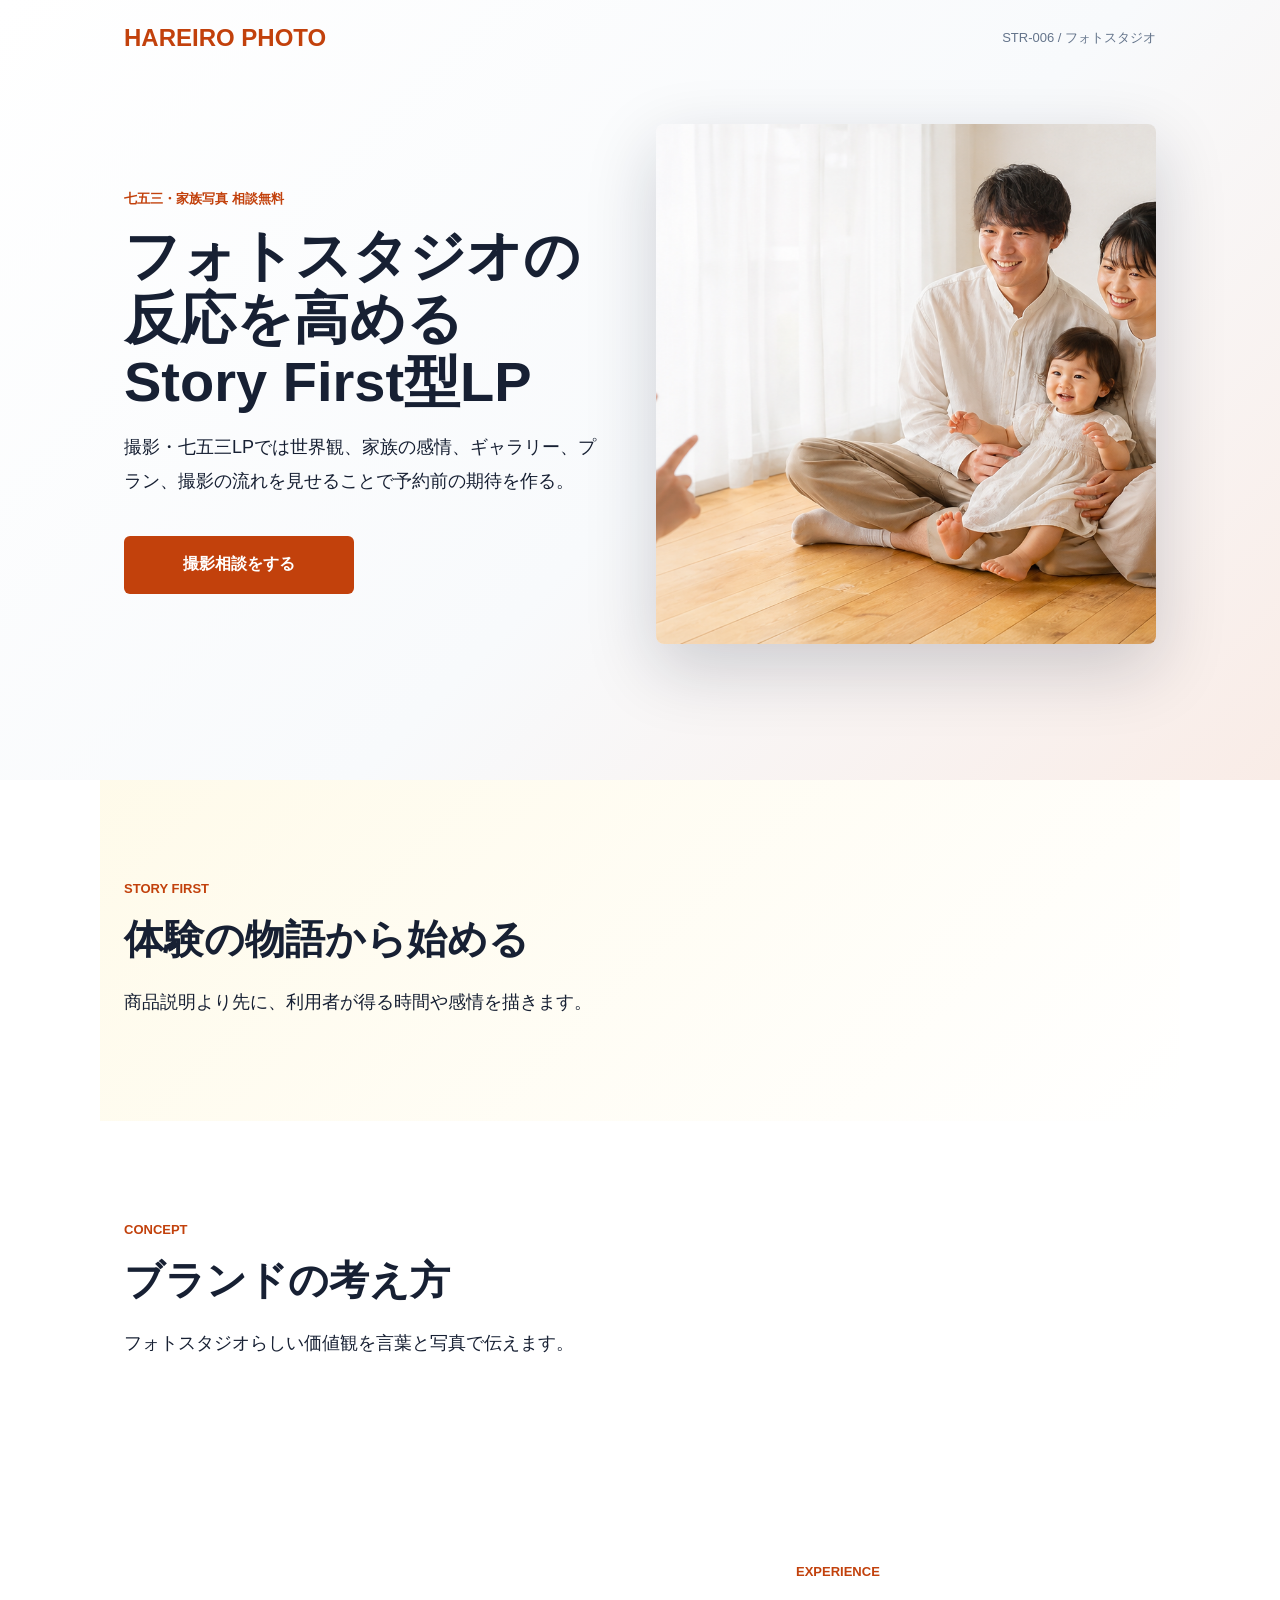
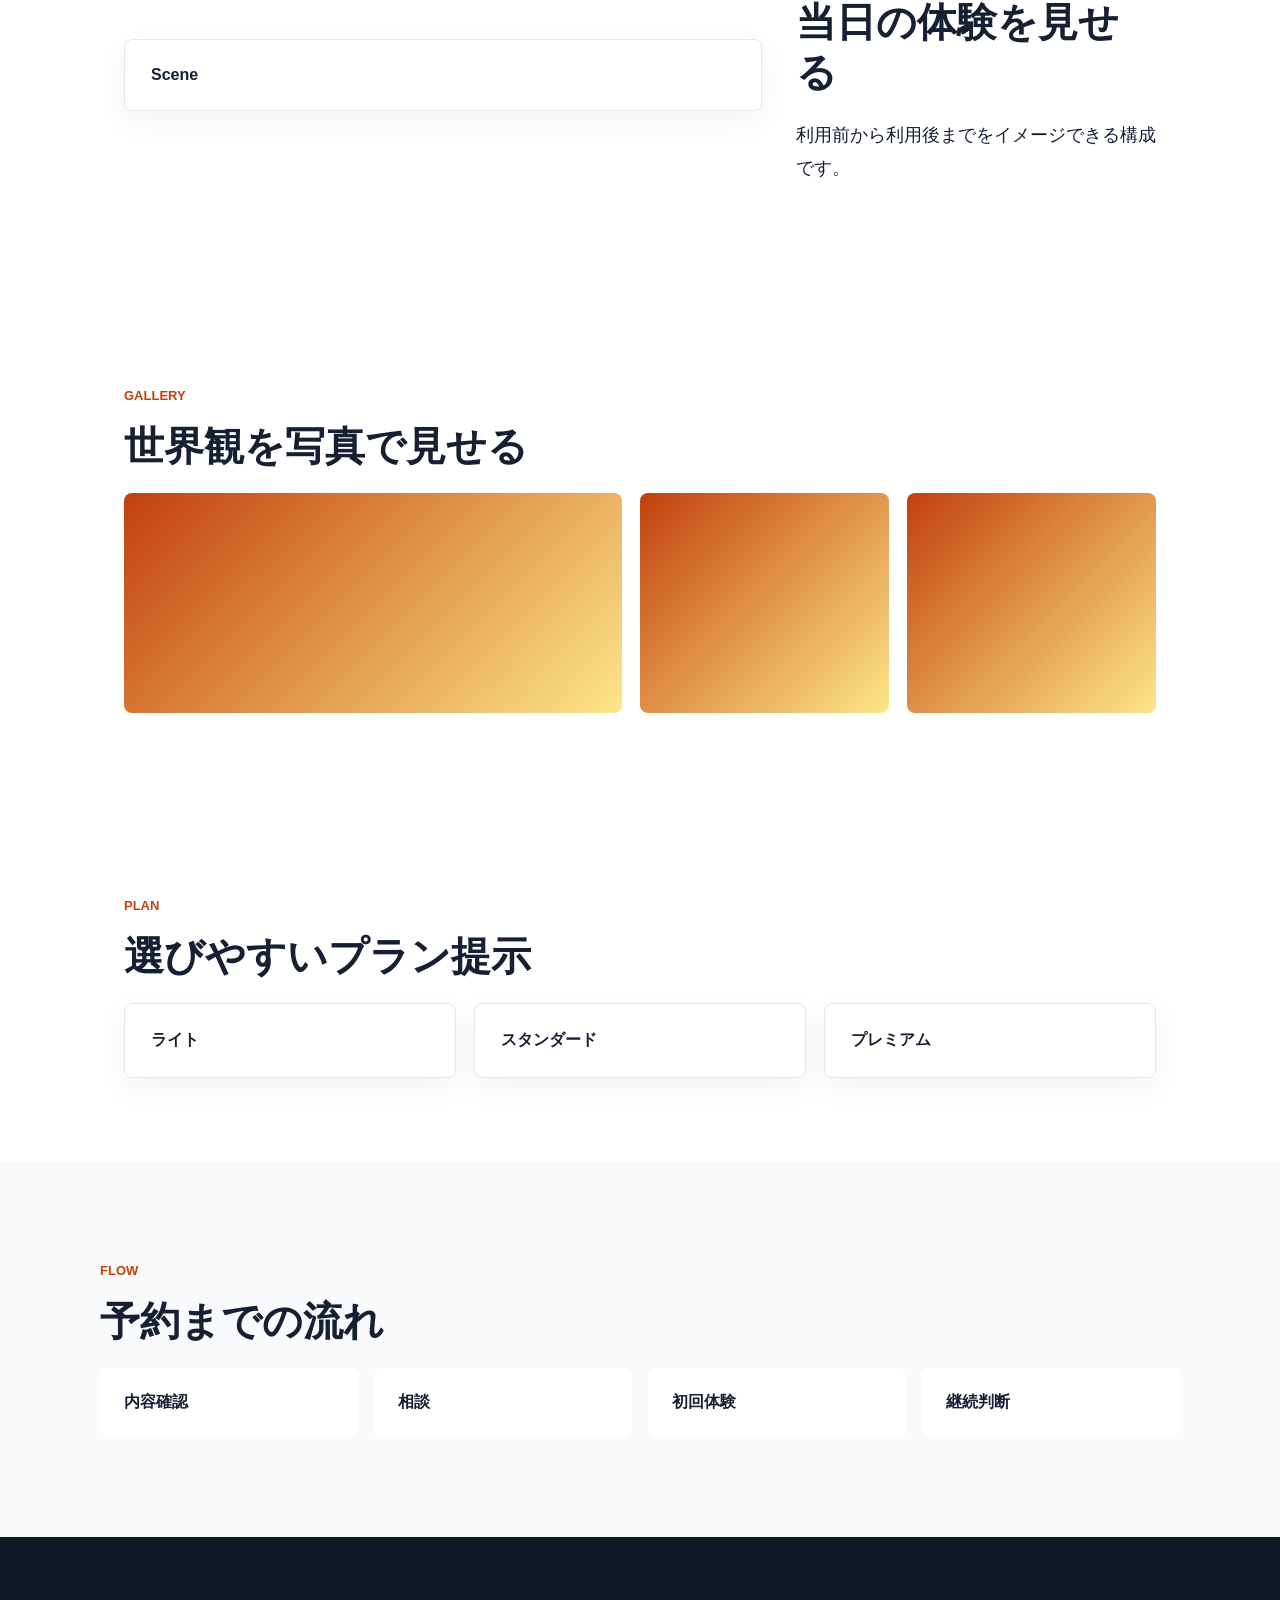
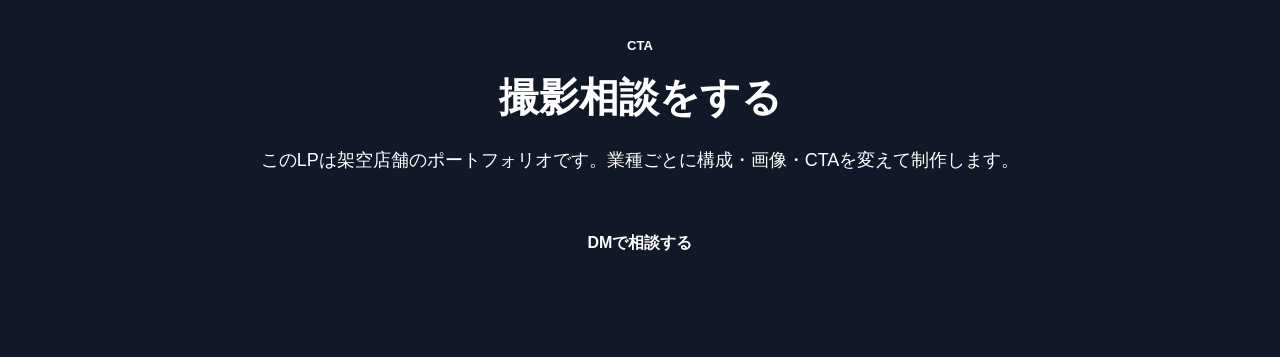
<file: 2026-06-08週/07-07_photo-studio/lp/index.html>
<!doctype html>
<html lang="ja">
<head>
  <meta charset="utf-8">
  <meta name="viewport" content="width=device-width, initial-scale=1">
  <title>HAREIRO PHOTO | STR-006</title>
  <link rel="stylesheet" href="styles.css">
</head>
<body style="--brand:#C2410C;--accent:#FDE68A">
  <header class="hero"><nav><strong>HAREIRO PHOTO</strong><span>STR-006 / フォトスタジオ</span></nav><div class="hero-grid"><div><p class="eyebrow">七五三・家族写真 相談無料</p><h1>フォトスタジオの反応を高める<br>Story First型LP</h1><p class="lead">撮影・七五三LPでは世界観、家族の感情、ギャラリー、プラン、撮影の流れを見せることで予約前の期待を作る。</p><a class="button" href="#reserve">撮影相談をする</a></div><img class="hero-img" src="assets/hero.png" alt="フォトスタジオのLPヒーロー画像"></div></header>
<section class="story"><p class="eyebrow">STORY FIRST</p><h2>体験の物語から始める</h2><p>商品説明より先に、利用者が得る時間や感情を描きます。</p></section>
<section><p class="eyebrow">CONCEPT</p><h2>ブランドの考え方</h2><p>フォトスタジオらしい価値観を言葉と写真で伝えます。</p></section>
<section class="split"><div class="panel">Scene</div><div><p class="eyebrow">EXPERIENCE</p><h2>当日の体験を見せる</h2><p>利用前から利用後までをイメージできる構成です。</p></div></section>
<section class="gallery"><p class="eyebrow">GALLERY</p><h2>世界観を写真で見せる</h2><div class="tiles"><span></span><span></span><span></span></div></section>
<section><p class="eyebrow">PLAN</p><h2>選びやすいプラン提示</h2><div class="cards"><article>ライト</article><article>スタンダード</article><article>プレミアム</article></div></section>
<section class="flow"><p class="eyebrow">FLOW</p><h2>予約までの流れ</h2><ol><li>内容確認</li><li>相談</li><li>初回体験</li><li>継続判断</li></ol></section>
<section id="reserve" class="reserve"><p class="eyebrow">CTA</p><h2>撮影相談をする</h2><p>このLPは架空店舗のポートフォリオです。業種ごとに構成・画像・CTAを変えて制作します。</p><a class="button dark" href="#">DMで相談する</a></section>
</body>
</html>
</file>
<file: 2026-06-08週/01-01_seitai-clinic/lp/styles.css>
*{box-sizing:border-box}body{margin:0;font-family:Arial,'Yu Gothic',sans-serif;color:#172033;background:#fff;letter-spacing:0}nav{display:flex;align-items:center;justify-content:space-between;max-width:1080px;margin:0 auto;padding:24px}nav strong{font-size:24px;color:var(--brand)}nav span{font-size:13px;color:#64748b}.hero{min-height:780px;background:linear-gradient(135deg,#fff,#f8fafc 55%,color-mix(in srgb,var(--brand) 10%,#fff))}.hero-grid{max-width:1080px;margin:0 auto;padding:48px 24px 88px;display:grid;grid-template-columns:1fr 500px;gap:44px;align-items:center}.hero h1{font-size:56px;line-height:1.12;margin:14px 0 18px}.lead,p{font-size:18px;line-height:1.85}.eyebrow{font-size:13px;font-weight:800;color:var(--brand);letter-spacing:0;text-transform:uppercase}.button{display:inline-flex;align-items:center;justify-content:center;height:58px;min-width:230px;border-radius:6px;background:var(--brand);color:#fff;text-decoration:none;font-weight:800;margin-top:20px}.button.dark{background:#111827}.hero-img{width:100%;height:520px;object-fit:cover;border-radius:8px;box-shadow:0 24px 70px #0f172a30}section{max-width:1080px;margin:0 auto;padding:84px 24px}h2{font-size:40px;line-height:1.25;margin:10px 0 22px}.band,.offer,.flow,.reserve{max-width:none;padding-left:max(24px,calc((100vw - 1080px)/2));padding-right:max(24px,calc((100vw - 1080px)/2))}.band{background:#f8fafc}.problem{background:linear-gradient(90deg,color-mix(in srgb,var(--accent) 20%,#fff),#fff)}.cards,.timeline{display:grid;grid-template-columns:repeat(3,1fr);gap:18px}.cards article,.timeline article,.panel,details,blockquote{background:#fff;border:1px solid #e5e7eb;border-radius:8px;padding:26px;box-shadow:0 10px 30px #0f172a0d;font-weight:700}.split{display:grid;grid-template-columns:1fr 360px;gap:34px;align-items:center}.offer{background:var(--brand);color:#fff}.offer .eyebrow,.offer p{color:#fff}.offer .button{background:#111827}.proof{background:linear-gradient(135deg,#fff,color-mix(in srgb,var(--brand) 8%,#fff))}.metrics{display:flex;gap:18px}.metrics b{display:flex;width:100px;height:100px;border-radius:50%;align-items:center;justify-content:center;background:var(--brand);color:#fff;font-size:28px}.flow{background:#f8fafc}.flow ol{list-style:none;display:grid;grid-template-columns:repeat(4,1fr);gap:16px;padding:0}.flow li{background:#fff;border-radius:8px;padding:24px;font-weight:800}.before-after .compare{display:grid;grid-template-columns:1fr 1fr;gap:18px}.compare div{min-height:220px;border-radius:8px;background:linear-gradient(135deg,#e5e7eb,var(--accent));display:flex;align-items:center;justify-content:center;font-size:30px;font-weight:800;color:#fff}.price{background:#fff}.gallery .tiles{display:grid;grid-template-columns:2fr 1fr 1fr;gap:18px}.tiles span{min-height:220px;border-radius:8px;background:linear-gradient(135deg,var(--brand),var(--accent))}.story{background:linear-gradient(135deg,color-mix(in srgb,var(--accent) 18%,#fff),#fff)}.reserve{text-align:center;background:#111827;color:#fff}.reserve .eyebrow,.reserve p{color:#fff}.check{font-size:20px;line-height:2}summary{font-weight:800;font-size:18px}@media(max-width:860px){.hero-grid,.split,.cards,.timeline,.flow ol,.before-after .compare,.gallery .tiles{grid-template-columns:1fr}.hero h1{font-size:40px}.hero-img{height:360px}h2{font-size:31px}}
</file>
<file: 2026-06-08週/02-02_dental-whitening/lp/styles.css>
*{box-sizing:border-box}body{margin:0;font-family:Arial,'Yu Gothic',sans-serif;color:#172033;background:#fff;letter-spacing:0}nav{display:flex;align-items:center;justify-content:space-between;max-width:1080px;margin:0 auto;padding:24px}nav strong{font-size:24px;color:var(--brand)}nav span{font-size:13px;color:#64748b}.hero{min-height:780px;background:linear-gradient(135deg,#fff,#f8fafc 55%,color-mix(in srgb,var(--brand) 10%,#fff))}.hero-grid{max-width:1080px;margin:0 auto;padding:48px 24px 88px;display:grid;grid-template-columns:1fr 500px;gap:44px;align-items:center}.hero h1{font-size:56px;line-height:1.12;margin:14px 0 18px}.lead,p{font-size:18px;line-height:1.85}.eyebrow{font-size:13px;font-weight:800;color:var(--brand);letter-spacing:0;text-transform:uppercase}.button{display:inline-flex;align-items:center;justify-content:center;height:58px;min-width:230px;border-radius:6px;background:var(--brand);color:#fff;text-decoration:none;font-weight:800;margin-top:20px}.button.dark{background:#111827}.hero-img{width:100%;height:520px;object-fit:cover;border-radius:8px;box-shadow:0 24px 70px #0f172a30}section{max-width:1080px;margin:0 auto;padding:84px 24px}h2{font-size:40px;line-height:1.25;margin:10px 0 22px}.band,.offer,.flow,.reserve{max-width:none;padding-left:max(24px,calc((100vw - 1080px)/2));padding-right:max(24px,calc((100vw - 1080px)/2))}.band{background:#f8fafc}.problem{background:linear-gradient(90deg,color-mix(in srgb,var(--accent) 20%,#fff),#fff)}.cards,.timeline{display:grid;grid-template-columns:repeat(3,1fr);gap:18px}.cards article,.timeline article,.panel,details,blockquote{background:#fff;border:1px solid #e5e7eb;border-radius:8px;padding:26px;box-shadow:0 10px 30px #0f172a0d;font-weight:700}.split{display:grid;grid-template-columns:1fr 360px;gap:34px;align-items:center}.offer{background:var(--brand);color:#fff}.offer .eyebrow,.offer p{color:#fff}.offer .button{background:#111827}.proof{background:linear-gradient(135deg,#fff,color-mix(in srgb,var(--brand) 8%,#fff))}.metrics{display:flex;gap:18px}.metrics b{display:flex;width:100px;height:100px;border-radius:50%;align-items:center;justify-content:center;background:var(--brand);color:#fff;font-size:28px}.flow{background:#f8fafc}.flow ol{list-style:none;display:grid;grid-template-columns:repeat(4,1fr);gap:16px;padding:0}.flow li{background:#fff;border-radius:8px;padding:24px;font-weight:800}.before-after .compare{display:grid;grid-template-columns:1fr 1fr;gap:18px}.compare div{min-height:220px;border-radius:8px;background:linear-gradient(135deg,#e5e7eb,var(--accent));display:flex;align-items:center;justify-content:center;font-size:30px;font-weight:800;color:#fff}.price{background:#fff}.gallery .tiles{display:grid;grid-template-columns:2fr 1fr 1fr;gap:18px}.tiles span{min-height:220px;border-radius:8px;background:linear-gradient(135deg,var(--brand),var(--accent))}.story{background:linear-gradient(135deg,color-mix(in srgb,var(--accent) 18%,#fff),#fff)}.reserve{text-align:center;background:#111827;color:#fff}.reserve .eyebrow,.reserve p{color:#fff}.check{font-size:20px;line-height:2}summary{font-weight:800;font-size:18px}@media(max-width:860px){.hero-grid,.split,.cards,.timeline,.flow ol,.before-after .compare,.gallery .tiles{grid-template-columns:1fr}.hero h1{font-size:40px}.hero-img{height:360px}h2{font-size:31px}}
</file>
<file: 2026-06-08週/03-03_study-school/lp/styles.css>
*{box-sizing:border-box}body{margin:0;font-family:Arial,'Yu Gothic',sans-serif;color:#172033;background:#fff;letter-spacing:0}nav{display:flex;align-items:center;justify-content:space-between;max-width:1080px;margin:0 auto;padding:24px}nav strong{font-size:24px;color:var(--brand)}nav span{font-size:13px;color:#64748b}.hero{min-height:780px;background:linear-gradient(135deg,#fff,#f8fafc 55%,color-mix(in srgb,var(--brand) 10%,#fff))}.hero-grid{max-width:1080px;margin:0 auto;padding:48px 24px 88px;display:grid;grid-template-columns:1fr 500px;gap:44px;align-items:center}.hero h1{font-size:56px;line-height:1.12;margin:14px 0 18px}.lead,p{font-size:18px;line-height:1.85}.eyebrow{font-size:13px;font-weight:800;color:var(--brand);letter-spacing:0;text-transform:uppercase}.button{display:inline-flex;align-items:center;justify-content:center;height:58px;min-width:230px;border-radius:6px;background:var(--brand);color:#fff;text-decoration:none;font-weight:800;margin-top:20px}.button.dark{background:#111827}.hero-img{width:100%;height:520px;object-fit:cover;border-radius:8px;box-shadow:0 24px 70px #0f172a30}section{max-width:1080px;margin:0 auto;padding:84px 24px}h2{font-size:40px;line-height:1.25;margin:10px 0 22px}.band,.offer,.flow,.reserve{max-width:none;padding-left:max(24px,calc((100vw - 1080px)/2));padding-right:max(24px,calc((100vw - 1080px)/2))}.band{background:#f8fafc}.problem{background:linear-gradient(90deg,color-mix(in srgb,var(--accent) 20%,#fff),#fff)}.cards,.timeline{display:grid;grid-template-columns:repeat(3,1fr);gap:18px}.cards article,.timeline article,.panel,details,blockquote{background:#fff;border:1px solid #e5e7eb;border-radius:8px;padding:26px;box-shadow:0 10px 30px #0f172a0d;font-weight:700}.split{display:grid;grid-template-columns:1fr 360px;gap:34px;align-items:center}.offer{background:var(--brand);color:#fff}.offer .eyebrow,.offer p{color:#fff}.offer .button{background:#111827}.proof{background:linear-gradient(135deg,#fff,color-mix(in srgb,var(--brand) 8%,#fff))}.metrics{display:flex;gap:18px}.metrics b{display:flex;width:100px;height:100px;border-radius:50%;align-items:center;justify-content:center;background:var(--brand);color:#fff;font-size:28px}.flow{background:#f8fafc}.flow ol{list-style:none;display:grid;grid-template-columns:repeat(4,1fr);gap:16px;padding:0}.flow li{background:#fff;border-radius:8px;padding:24px;font-weight:800}.before-after .compare{display:grid;grid-template-columns:1fr 1fr;gap:18px}.compare div{min-height:220px;border-radius:8px;background:linear-gradient(135deg,#e5e7eb,var(--accent));display:flex;align-items:center;justify-content:center;font-size:30px;font-weight:800;color:#fff}.price{background:#fff}.gallery .tiles{display:grid;grid-template-columns:2fr 1fr 1fr;gap:18px}.tiles span{min-height:220px;border-radius:8px;background:linear-gradient(135deg,var(--brand),var(--accent))}.story{background:linear-gradient(135deg,color-mix(in srgb,var(--accent) 18%,#fff),#fff)}.reserve{text-align:center;background:#111827;color:#fff}.reserve .eyebrow,.reserve p{color:#fff}.check{font-size:20px;line-height:2}summary{font-weight:800;font-size:18px}@media(max-width:860px){.hero-grid,.split,.cards,.timeline,.flow ol,.before-after .compare,.gallery .tiles{grid-template-columns:1fr}.hero h1{font-size:40px}.hero-img{height:360px}h2{font-size:31px}}
</file>
<file: 2026-06-08週/04-04_home-renovation/lp/styles.css>
*{box-sizing:border-box}body{margin:0;font-family:Arial,'Yu Gothic',sans-serif;color:#172033;background:#fff;letter-spacing:0}nav{display:flex;align-items:center;justify-content:space-between;max-width:1080px;margin:0 auto;padding:24px}nav strong{font-size:24px;color:var(--brand)}nav span{font-size:13px;color:#64748b}.hero{min-height:780px;background:linear-gradient(135deg,#fff,#f8fafc 55%,color-mix(in srgb,var(--brand) 10%,#fff))}.hero-grid{max-width:1080px;margin:0 auto;padding:48px 24px 88px;display:grid;grid-template-columns:1fr 500px;gap:44px;align-items:center}.hero h1{font-size:56px;line-height:1.12;margin:14px 0 18px}.lead,p{font-size:18px;line-height:1.85}.eyebrow{font-size:13px;font-weight:800;color:var(--brand);letter-spacing:0;text-transform:uppercase}.button{display:inline-flex;align-items:center;justify-content:center;height:58px;min-width:230px;border-radius:6px;background:var(--brand);color:#fff;text-decoration:none;font-weight:800;margin-top:20px}.button.dark{background:#111827}.hero-img{width:100%;height:520px;object-fit:cover;border-radius:8px;box-shadow:0 24px 70px #0f172a30}section{max-width:1080px;margin:0 auto;padding:84px 24px}h2{font-size:40px;line-height:1.25;margin:10px 0 22px}.band,.offer,.flow,.reserve{max-width:none;padding-left:max(24px,calc((100vw - 1080px)/2));padding-right:max(24px,calc((100vw - 1080px)/2))}.band{background:#f8fafc}.problem{background:linear-gradient(90deg,color-mix(in srgb,var(--accent) 20%,#fff),#fff)}.cards,.timeline{display:grid;grid-template-columns:repeat(3,1fr);gap:18px}.cards article,.timeline article,.panel,details,blockquote{background:#fff;border:1px solid #e5e7eb;border-radius:8px;padding:26px;box-shadow:0 10px 30px #0f172a0d;font-weight:700}.split{display:grid;grid-template-columns:1fr 360px;gap:34px;align-items:center}.offer{background:var(--brand);color:#fff}.offer .eyebrow,.offer p{color:#fff}.offer .button{background:#111827}.proof{background:linear-gradient(135deg,#fff,color-mix(in srgb,var(--brand) 8%,#fff))}.metrics{display:flex;gap:18px}.metrics b{display:flex;width:100px;height:100px;border-radius:50%;align-items:center;justify-content:center;background:var(--brand);color:#fff;font-size:28px}.flow{background:#f8fafc}.flow ol{list-style:none;display:grid;grid-template-columns:repeat(4,1fr);gap:16px;padding:0}.flow li{background:#fff;border-radius:8px;padding:24px;font-weight:800}.before-after .compare{display:grid;grid-template-columns:1fr 1fr;gap:18px}.compare div{min-height:220px;border-radius:8px;background:linear-gradient(135deg,#e5e7eb,var(--accent));display:flex;align-items:center;justify-content:center;font-size:30px;font-weight:800;color:#fff}.price{background:#fff}.gallery .tiles{display:grid;grid-template-columns:2fr 1fr 1fr;gap:18px}.tiles span{min-height:220px;border-radius:8px;background:linear-gradient(135deg,var(--brand),var(--accent))}.story{background:linear-gradient(135deg,color-mix(in srgb,var(--accent) 18%,#fff),#fff)}.reserve{text-align:center;background:#111827;color:#fff}.reserve .eyebrow,.reserve p{color:#fff}.check{font-size:20px;line-height:2}summary{font-weight:800;font-size:18px}@media(max-width:860px){.hero-grid,.split,.cards,.timeline,.flow ol,.before-after .compare,.gallery .tiles{grid-template-columns:1fr}.hero h1{font-size:40px}.hero-img{height:360px}h2{font-size:31px}}
</file>
<file: 2026-06-08週/05-05_pet-grooming/lp/styles.css>
*{box-sizing:border-box}body{margin:0;font-family:Arial,'Yu Gothic',sans-serif;color:#172033;background:#fff;letter-spacing:0}nav{display:flex;align-items:center;justify-content:space-between;max-width:1080px;margin:0 auto;padding:24px}nav strong{font-size:24px;color:var(--brand)}nav span{font-size:13px;color:#64748b}.hero{min-height:780px;background:linear-gradient(135deg,#fff,#f8fafc 55%,color-mix(in srgb,var(--brand) 10%,#fff))}.hero-grid{max-width:1080px;margin:0 auto;padding:48px 24px 88px;display:grid;grid-template-columns:1fr 500px;gap:44px;align-items:center}.hero h1{font-size:56px;line-height:1.12;margin:14px 0 18px}.lead,p{font-size:18px;line-height:1.85}.eyebrow{font-size:13px;font-weight:800;color:var(--brand);letter-spacing:0;text-transform:uppercase}.button{display:inline-flex;align-items:center;justify-content:center;height:58px;min-width:230px;border-radius:6px;background:var(--brand);color:#fff;text-decoration:none;font-weight:800;margin-top:20px}.button.dark{background:#111827}.hero-img{width:100%;height:520px;object-fit:cover;border-radius:8px;box-shadow:0 24px 70px #0f172a30}section{max-width:1080px;margin:0 auto;padding:84px 24px}h2{font-size:40px;line-height:1.25;margin:10px 0 22px}.band,.offer,.flow,.reserve{max-width:none;padding-left:max(24px,calc((100vw - 1080px)/2));padding-right:max(24px,calc((100vw - 1080px)/2))}.band{background:#f8fafc}.problem{background:linear-gradient(90deg,color-mix(in srgb,var(--accent) 20%,#fff),#fff)}.cards,.timeline{display:grid;grid-template-columns:repeat(3,1fr);gap:18px}.cards article,.timeline article,.panel,details,blockquote{background:#fff;border:1px solid #e5e7eb;border-radius:8px;padding:26px;box-shadow:0 10px 30px #0f172a0d;font-weight:700}.split{display:grid;grid-template-columns:1fr 360px;gap:34px;align-items:center}.offer{background:var(--brand);color:#fff}.offer .eyebrow,.offer p{color:#fff}.offer .button{background:#111827}.proof{background:linear-gradient(135deg,#fff,color-mix(in srgb,var(--brand) 8%,#fff))}.metrics{display:flex;gap:18px}.metrics b{display:flex;width:100px;height:100px;border-radius:50%;align-items:center;justify-content:center;background:var(--brand);color:#fff;font-size:28px}.flow{background:#f8fafc}.flow ol{list-style:none;display:grid;grid-template-columns:repeat(4,1fr);gap:16px;padding:0}.flow li{background:#fff;border-radius:8px;padding:24px;font-weight:800}.before-after .compare{display:grid;grid-template-columns:1fr 1fr;gap:18px}.compare div{min-height:220px;border-radius:8px;background:linear-gradient(135deg,#e5e7eb,var(--accent));display:flex;align-items:center;justify-content:center;font-size:30px;font-weight:800;color:#fff}.price{background:#fff}.gallery .tiles{display:grid;grid-template-columns:2fr 1fr 1fr;gap:18px}.tiles span{min-height:220px;border-radius:8px;background:linear-gradient(135deg,var(--brand),var(--accent))}.story{background:linear-gradient(135deg,color-mix(in srgb,var(--accent) 18%,#fff),#fff)}.reserve{text-align:center;background:#111827;color:#fff}.reserve .eyebrow,.reserve p{color:#fff}.check{font-size:20px;line-height:2}summary{font-weight:800;font-size:18px}@media(max-width:860px){.hero-grid,.split,.cards,.timeline,.flow ol,.before-after .compare,.gallery .tiles{grid-template-columns:1fr}.hero h1{font-size:40px}.hero-img{height:360px}h2{font-size:31px}}
</file>
<file: 2026-06-08週/06-06_tax-accountant/lp/styles.css>
*{box-sizing:border-box}body{margin:0;font-family:Arial,'Yu Gothic',sans-serif;color:#172033;background:#fff;letter-spacing:0}nav{display:flex;align-items:center;justify-content:space-between;max-width:1080px;margin:0 auto;padding:24px}nav strong{font-size:24px;color:var(--brand)}nav span{font-size:13px;color:#64748b}.hero{min-height:780px;background:linear-gradient(135deg,#fff,#f8fafc 55%,color-mix(in srgb,var(--brand) 10%,#fff))}.hero-grid{max-width:1080px;margin:0 auto;padding:48px 24px 88px;display:grid;grid-template-columns:1fr 500px;gap:44px;align-items:center}.hero h1{font-size:56px;line-height:1.12;margin:14px 0 18px}.lead,p{font-size:18px;line-height:1.85}.eyebrow{font-size:13px;font-weight:800;color:var(--brand);letter-spacing:0;text-transform:uppercase}.button{display:inline-flex;align-items:center;justify-content:center;height:58px;min-width:230px;border-radius:6px;background:var(--brand);color:#fff;text-decoration:none;font-weight:800;margin-top:20px}.button.dark{background:#111827}.hero-img{width:100%;height:520px;object-fit:cover;border-radius:8px;box-shadow:0 24px 70px #0f172a30}section{max-width:1080px;margin:0 auto;padding:84px 24px}h2{font-size:40px;line-height:1.25;margin:10px 0 22px}.band,.offer,.flow,.reserve{max-width:none;padding-left:max(24px,calc((100vw - 1080px)/2));padding-right:max(24px,calc((100vw - 1080px)/2))}.band{background:#f8fafc}.problem{background:linear-gradient(90deg,color-mix(in srgb,var(--accent) 20%,#fff),#fff)}.cards,.timeline{display:grid;grid-template-columns:repeat(3,1fr);gap:18px}.cards article,.timeline article,.panel,details,blockquote{background:#fff;border:1px solid #e5e7eb;border-radius:8px;padding:26px;box-shadow:0 10px 30px #0f172a0d;font-weight:700}.split{display:grid;grid-template-columns:1fr 360px;gap:34px;align-items:center}.offer{background:var(--brand);color:#fff}.offer .eyebrow,.offer p{color:#fff}.offer .button{background:#111827}.proof{background:linear-gradient(135deg,#fff,color-mix(in srgb,var(--brand) 8%,#fff))}.metrics{display:flex;gap:18px}.metrics b{display:flex;width:100px;height:100px;border-radius:50%;align-items:center;justify-content:center;background:var(--brand);color:#fff;font-size:28px}.flow{background:#f8fafc}.flow ol{list-style:none;display:grid;grid-template-columns:repeat(4,1fr);gap:16px;padding:0}.flow li{background:#fff;border-radius:8px;padding:24px;font-weight:800}.before-after .compare{display:grid;grid-template-columns:1fr 1fr;gap:18px}.compare div{min-height:220px;border-radius:8px;background:linear-gradient(135deg,#e5e7eb,var(--accent));display:flex;align-items:center;justify-content:center;font-size:30px;font-weight:800;color:#fff}.price{background:#fff}.gallery .tiles{display:grid;grid-template-columns:2fr 1fr 1fr;gap:18px}.tiles span{min-height:220px;border-radius:8px;background:linear-gradient(135deg,var(--brand),var(--accent))}.story{background:linear-gradient(135deg,color-mix(in srgb,var(--accent) 18%,#fff),#fff)}.reserve{text-align:center;background:#111827;color:#fff}.reserve .eyebrow,.reserve p{color:#fff}.check{font-size:20px;line-height:2}summary{font-weight:800;font-size:18px}@media(max-width:860px){.hero-grid,.split,.cards,.timeline,.flow ol,.before-after .compare,.gallery .tiles{grid-template-columns:1fr}.hero h1{font-size:40px}.hero-img{height:360px}h2{font-size:31px}}
</file>
<file: 2026-06-08週/07-07_photo-studio/lp/styles.css>
*{box-sizing:border-box}body{margin:0;font-family:Arial,'Yu Gothic',sans-serif;color:#172033;background:#fff;letter-spacing:0}nav{display:flex;align-items:center;justify-content:space-between;max-width:1080px;margin:0 auto;padding:24px}nav strong{font-size:24px;color:var(--brand)}nav span{font-size:13px;color:#64748b}.hero{min-height:780px;background:linear-gradient(135deg,#fff,#f8fafc 55%,color-mix(in srgb,var(--brand) 10%,#fff))}.hero-grid{max-width:1080px;margin:0 auto;padding:48px 24px 88px;display:grid;grid-template-columns:1fr 500px;gap:44px;align-items:center}.hero h1{font-size:56px;line-height:1.12;margin:14px 0 18px}.lead,p{font-size:18px;line-height:1.85}.eyebrow{font-size:13px;font-weight:800;color:var(--brand);letter-spacing:0;text-transform:uppercase}.button{display:inline-flex;align-items:center;justify-content:center;height:58px;min-width:230px;border-radius:6px;background:var(--brand);color:#fff;text-decoration:none;font-weight:800;margin-top:20px}.button.dark{background:#111827}.hero-img{width:100%;height:520px;object-fit:cover;border-radius:8px;box-shadow:0 24px 70px #0f172a30}section{max-width:1080px;margin:0 auto;padding:84px 24px}h2{font-size:40px;line-height:1.25;margin:10px 0 22px}.band,.offer,.flow,.reserve{max-width:none;padding-left:max(24px,calc((100vw - 1080px)/2));padding-right:max(24px,calc((100vw - 1080px)/2))}.band{background:#f8fafc}.problem{background:linear-gradient(90deg,color-mix(in srgb,var(--accent) 20%,#fff),#fff)}.cards,.timeline{display:grid;grid-template-columns:repeat(3,1fr);gap:18px}.cards article,.timeline article,.panel,details,blockquote{background:#fff;border:1px solid #e5e7eb;border-radius:8px;padding:26px;box-shadow:0 10px 30px #0f172a0d;font-weight:700}.split{display:grid;grid-template-columns:1fr 360px;gap:34px;align-items:center}.offer{background:var(--brand);color:#fff}.offer .eyebrow,.offer p{color:#fff}.offer .button{background:#111827}.proof{background:linear-gradient(135deg,#fff,color-mix(in srgb,var(--brand) 8%,#fff))}.metrics{display:flex;gap:18px}.metrics b{display:flex;width:100px;height:100px;border-radius:50%;align-items:center;justify-content:center;background:var(--brand);color:#fff;font-size:28px}.flow{background:#f8fafc}.flow ol{list-style:none;display:grid;grid-template-columns:repeat(4,1fr);gap:16px;padding:0}.flow li{background:#fff;border-radius:8px;padding:24px;font-weight:800}.before-after .compare{display:grid;grid-template-columns:1fr 1fr;gap:18px}.compare div{min-height:220px;border-radius:8px;background:linear-gradient(135deg,#e5e7eb,var(--accent));display:flex;align-items:center;justify-content:center;font-size:30px;font-weight:800;color:#fff}.price{background:#fff}.gallery .tiles{display:grid;grid-template-columns:2fr 1fr 1fr;gap:18px}.tiles span{min-height:220px;border-radius:8px;background:linear-gradient(135deg,var(--brand),var(--accent))}.story{background:linear-gradient(135deg,color-mix(in srgb,var(--accent) 18%,#fff),#fff)}.reserve{text-align:center;background:#111827;color:#fff}.reserve .eyebrow,.reserve p{color:#fff}.check{font-size:20px;line-height:2}summary{font-weight:800;font-size:18px}@media(max-width:860px){.hero-grid,.split,.cards,.timeline,.flow ol,.before-after .compare,.gallery .tiles{grid-template-columns:1fr}.hero h1{font-size:40px}.hero-img{height:360px}h2{font-size:31px}}
</file>
